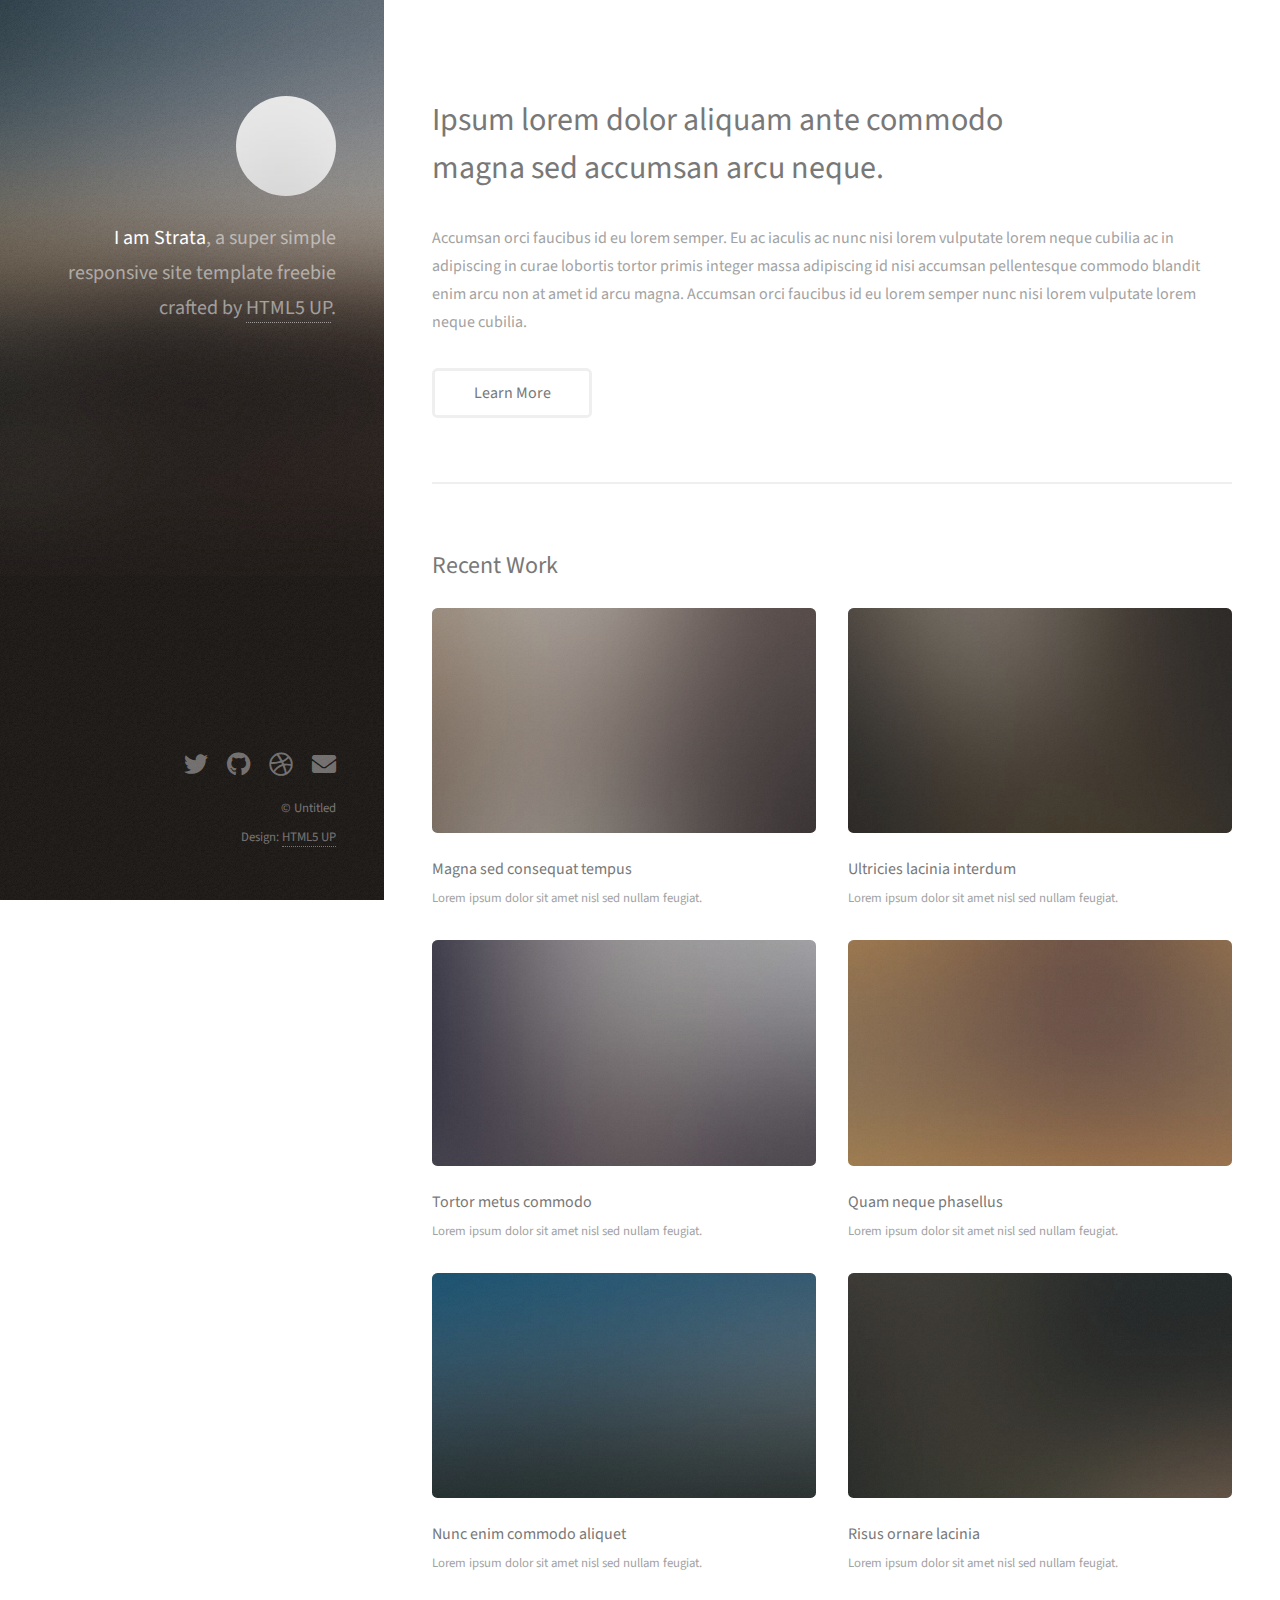
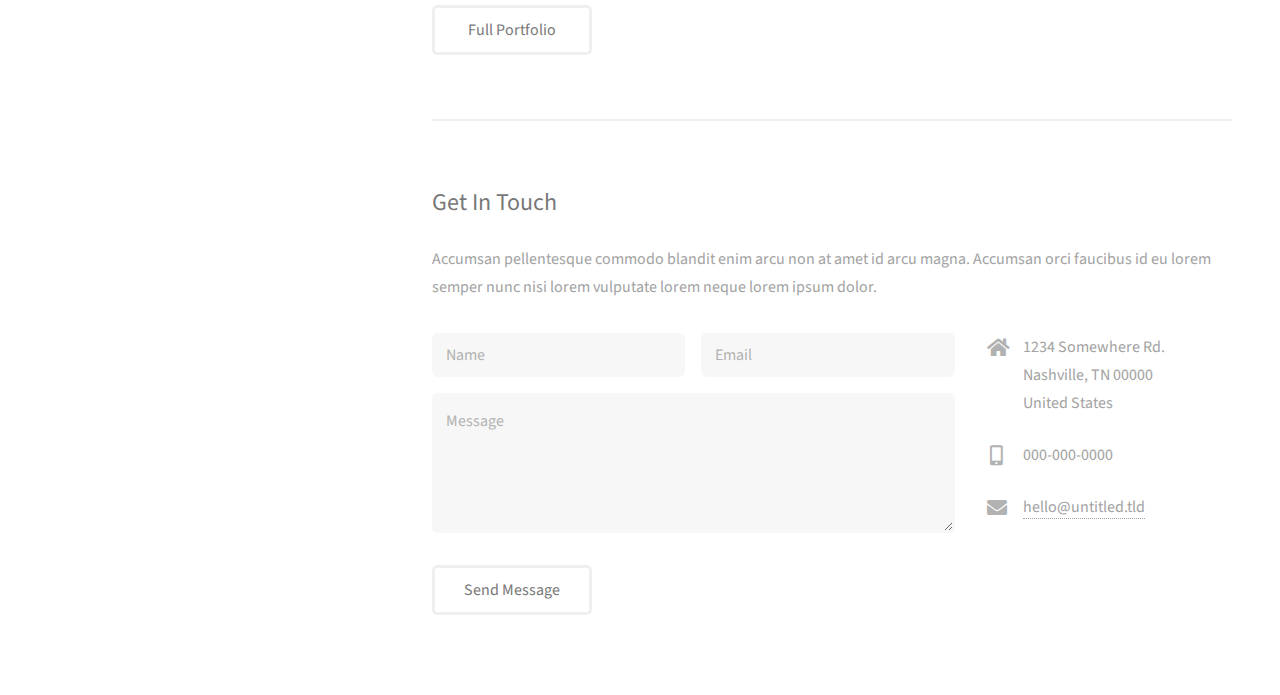
<file: index.html>
<!DOCTYPE HTML>
<!--
	Strata by HTML5 UP
	html5up.net | @ajlkn
	Free for personal and commercial use under the CCA 3.0 license (html5up.net/license)
-->
<html>
	<head>
		<title>Strata by HTML5 UP</title>
		<meta charset="utf-8" />
		<meta name="viewport" content="width=device-width, initial-scale=1, user-scalable=no" />
		<link rel="stylesheet" href="assets/css/main.css" />
	</head>
	<body class="is-preload">

		<!-- Header -->
			<header id="header">
				<div class="inner">
					<a href="#" class="image avatar"><img src="images/avatar.jpg" alt="" /></a>
					<h1><strong>I am Strata</strong>, a super simple<br />
					responsive site template freebie<br />
					crafted by <a href="http://html5up.net">HTML5 UP</a>.</h1>
				</div>
			</header>

		<!-- Main -->
			<div id="main">

				<!-- One -->
					<section id="one">
						<header class="major">
							<h2>Ipsum lorem dolor aliquam ante commodo<br />
							magna sed accumsan arcu neque.</h2>
						</header>
						<p>Accumsan orci faucibus id eu lorem semper. Eu ac iaculis ac nunc nisi lorem vulputate lorem neque cubilia ac in adipiscing in curae lobortis tortor primis integer massa adipiscing id nisi accumsan pellentesque commodo blandit enim arcu non at amet id arcu magna. Accumsan orci faucibus id eu lorem semper nunc nisi lorem vulputate lorem neque cubilia.</p>
						<ul class="actions">
							<li><a href="#" class="button">Learn More</a></li>
						</ul>
					</section>

				<!-- Two -->
					<section id="two">
						<h2>Recent Work</h2>
						<div class="row">
							<article class="col-6 col-12-xsmall work-item">
								<a href="images/fulls/01.jpg" class="image fit thumb"><img src="images/thumbs/01.jpg" alt="" /></a>
								<h3>Magna sed consequat tempus</h3>
								<p>Lorem ipsum dolor sit amet nisl sed nullam feugiat.</p>
							</article>
							<article class="col-6 col-12-xsmall work-item">
								<a href="images/fulls/02.jpg" class="image fit thumb"><img src="images/thumbs/02.jpg" alt="" /></a>
								<h3>Ultricies lacinia interdum</h3>
								<p>Lorem ipsum dolor sit amet nisl sed nullam feugiat.</p>
							</article>
							<article class="col-6 col-12-xsmall work-item">
								<a href="images/fulls/03.jpg" class="image fit thumb"><img src="images/thumbs/03.jpg" alt="" /></a>
								<h3>Tortor metus commodo</h3>
								<p>Lorem ipsum dolor sit amet nisl sed nullam feugiat.</p>
							</article>
							<article class="col-6 col-12-xsmall work-item">
								<a href="images/fulls/04.jpg" class="image fit thumb"><img src="images/thumbs/04.jpg" alt="" /></a>
								<h3>Quam neque phasellus</h3>
								<p>Lorem ipsum dolor sit amet nisl sed nullam feugiat.</p>
							</article>
							<article class="col-6 col-12-xsmall work-item">
								<a href="images/fulls/05.jpg" class="image fit thumb"><img src="images/thumbs/05.jpg" alt="" /></a>
								<h3>Nunc enim commodo aliquet</h3>
								<p>Lorem ipsum dolor sit amet nisl sed nullam feugiat.</p>
							</article>
							<article class="col-6 col-12-xsmall work-item">
								<a href="images/fulls/06.jpg" class="image fit thumb"><img src="images/thumbs/06.jpg" alt="" /></a>
								<h3>Risus ornare lacinia</h3>
								<p>Lorem ipsum dolor sit amet nisl sed nullam feugiat.</p>
							</article>
						</div>
						<ul class="actions">
							<li><a href="#" class="button">Full Portfolio</a></li>
						</ul>
					</section>

				<!-- Three -->
					<section id="three">
						<h2>Get In Touch</h2>
						<p>Accumsan pellentesque commodo blandit enim arcu non at amet id arcu magna. Accumsan orci faucibus id eu lorem semper nunc nisi lorem vulputate lorem neque lorem ipsum dolor.</p>
						<div class="row">
							<div class="col-8 col-12-small">
								<form method="post" action="#">
									<div class="row gtr-uniform gtr-50">
										<div class="col-6 col-12-xsmall"><input type="text" name="name" id="name" placeholder="Name" /></div>
										<div class="col-6 col-12-xsmall"><input type="email" name="email" id="email" placeholder="Email" /></div>
										<div class="col-12"><textarea name="message" id="message" placeholder="Message" rows="4"></textarea></div>
									</div>
								</form>
								<ul class="actions">
									<li><input type="submit" value="Send Message" /></li>
								</ul>
							</div>
							<div class="col-4 col-12-small">
								<ul class="labeled-icons">
									<li>
										<h3 class="icon solid fa-home"><span class="label">Address</span></h3>
										1234 Somewhere Rd.<br />
										Nashville, TN 00000<br />
										United States
									</li>
									<li>
										<h3 class="icon solid fa-mobile-alt"><span class="label">Phone</span></h3>
										000-000-0000
									</li>
									<li>
										<h3 class="icon solid fa-envelope"><span class="label">Email</span></h3>
										<a href="#">hello@untitled.tld</a>
									</li>
								</ul>
							</div>
						</div>
					</section>

				<!-- Four -->
				<!--
					<section id="four">
						<h2>Elements</h2>

						<section>
							<h4>Text</h4>
							<p>This is <b>bold</b> and this is <strong>strong</strong>. This is <i>italic</i> and this is <em>emphasized</em>.
							This is <sup>superscript</sup> text and this is <sub>subscript</sub> text.
							This is <u>underlined</u> and this is code: <code>for (;;) { ... }</code>. Finally, <a href="#">this is a link</a>.</p>
							<hr />
							<header>
								<h4>Heading with a Subtitle</h4>
								<p>Lorem ipsum dolor sit amet nullam id egestas urna aliquam</p>
							</header>
							<p>Nunc lacinia ante nunc ac lobortis. Interdum adipiscing gravida odio porttitor sem non mi integer non faucibus ornare mi ut ante amet placerat aliquet. Volutpat eu sed ante lacinia sapien lorem accumsan varius montes viverra nibh in adipiscing blandit tempus accumsan.</p>
							<header>
								<h5>Heading with a Subtitle</h5>
								<p>Lorem ipsum dolor sit amet nullam id egestas urna aliquam</p>
							</header>
							<p>Nunc lacinia ante nunc ac lobortis. Interdum adipiscing gravida odio porttitor sem non mi integer non faucibus ornare mi ut ante amet placerat aliquet. Volutpat eu sed ante lacinia sapien lorem accumsan varius montes viverra nibh in adipiscing blandit tempus accumsan.</p>
							<hr />
							<h2>Heading Level 2</h2>
							<h3>Heading Level 3</h3>
							<h4>Heading Level 4</h4>
							<h5>Heading Level 5</h5>
							<h6>Heading Level 6</h6>
							<hr />
							<h5>Blockquote</h5>
							<blockquote>Fringilla nisl. Donec accumsan interdum nisi, quis tincidunt felis sagittis eget tempus euismod. Vestibulum ante ipsum primis in faucibus vestibulum. Blandit adipiscing eu felis iaculis volutpat ac adipiscing accumsan faucibus. Vestibulum ante ipsum primis in faucibus lorem ipsum dolor sit amet nullam adipiscing eu felis.</blockquote>
							<h5>Preformatted</h5>
							<pre><code>i = 0;

while (!deck.isInOrder()) {
print 'Iteration ' + i;
deck.shuffle();
i++;
}

print 'It took ' + i + ' iterations to sort the deck.';</code></pre>
						</section>

						<section>
							<h4>Lists</h4>
							<div class="row">
								<div class="col-6 col-12-xsmall">
									<h5>Unordered</h5>
									<ul>
										<li>Dolor pulvinar etiam magna etiam.</li>
										<li>Sagittis adipiscing lorem eleifend.</li>
										<li>Felis enim feugiat dolore viverra.</li>
									</ul>
									<h5>Alternate</h5>
									<ul class="alt">
										<li>Dolor pulvinar etiam magna etiam.</li>
										<li>Sagittis adipiscing lorem eleifend.</li>
										<li>Felis enim feugiat dolore viverra.</li>
									</ul>
								</div>
								<div class="col-6 col-12-xsmall">
									<h5>Ordered</h5>
									<ol>
										<li>Dolor pulvinar etiam magna etiam.</li>
										<li>Etiam vel felis at lorem sed viverra.</li>
										<li>Felis enim feugiat dolore viverra.</li>
										<li>Dolor pulvinar etiam magna etiam.</li>
										<li>Etiam vel felis at lorem sed viverra.</li>
										<li>Felis enim feugiat dolore viverra.</li>
									</ol>
									<h5>Icons</h5>
									<ul class="icons">
										<li><a href="#" class="icon brands fa-twitter"><span class="label">Twitter</span></a></li>
										<li><a href="#" class="icon brands fa-facebook-f"><span class="label">Facebook</span></a></li>
										<li><a href="#" class="icon brands fa-instagram"><span class="label">Instagram</span></a></li>
										<li><a href="#" class="icon brands fa-github"><span class="label">Github</span></a></li>
										<li><a href="#" class="icon brands fa-dribbble"><span class="label">Dribbble</span></a></li>
										<li><a href="#" class="icon brands fa-tumblr"><span class="label">Tumblr</span></a></li>
									</ul>
								</div>
							</div>
							<h5>Actions</h5>
							<ul class="actions">
								<li><a href="#" class="button primary">Default</a></li>
								<li><a href="#" class="button">Default</a></li>
							</ul>
							<ul class="actions small">
								<li><a href="#" class="button primary small">Small</a></li>
								<li><a href="#" class="button small">Small</a></li>
							</ul>
							<div class="row">
								<div class="col-6 col-12-small">
									<ul class="actions stacked">
										<li><a href="#" class="button primary">Default</a></li>
										<li><a href="#" class="button">Default</a></li>
									</ul>
								</div>
								<div class="col-6 col-12-small">
									<ul class="actions stacked">
										<li><a href="#" class="button primary small">Small</a></li>
										<li><a href="#" class="button small">Small</a></li>
									</ul>
								</div>
								<div class="col-6 col-12-small">
									<ul class="actions stacked">
										<li><a href="#" class="button primary fit">Default</a></li>
										<li><a href="#" class="button fit">Default</a></li>
									</ul>
								</div>
								<div class="col-6 col-12-small">
									<ul class="actions stacked">
										<li><a href="#" class="button primary small fit">Small</a></li>
										<li><a href="#" class="button small fit">Small</a></li>
									</ul>
								</div>
							</div>
						</section>

						<section>
							<h4>Table</h4>
							<h5>Default</h5>
							<div class="table-wrapper">
								<table>
									<thead>
										<tr>
											<th>Name</th>
											<th>Description</th>
											<th>Price</th>
										</tr>
									</thead>
									<tbody>
										<tr>
											<td>Item One</td>
											<td>Ante turpis integer aliquet porttitor.</td>
											<td>29.99</td>
										</tr>
										<tr>
											<td>Item Two</td>
											<td>Vis ac commodo adipiscing arcu aliquet.</td>
											<td>19.99</td>
										</tr>
										<tr>
											<td>Item Three</td>
											<td> Morbi faucibus arcu accumsan lorem.</td>
											<td>29.99</td>
										</tr>
										<tr>
											<td>Item Four</td>
											<td>Vitae integer tempus condimentum.</td>
											<td>19.99</td>
										</tr>
										<tr>
											<td>Item Five</td>
											<td>Ante turpis integer aliquet porttitor.</td>
											<td>29.99</td>
										</tr>
									</tbody>
									<tfoot>
										<tr>
											<td colspan="2"></td>
											<td>100.00</td>
										</tr>
									</tfoot>
								</table>
							</div>

							<h5>Alternate</h5>
							<div class="table-wrapper">
								<table class="alt">
									<thead>
										<tr>
											<th>Name</th>
											<th>Description</th>
											<th>Price</th>
										</tr>
									</thead>
									<tbody>
										<tr>
											<td>Item One</td>
											<td>Ante turpis integer aliquet porttitor.</td>
											<td>29.99</td>
										</tr>
										<tr>
											<td>Item Two</td>
											<td>Vis ac commodo adipiscing arcu aliquet.</td>
											<td>19.99</td>
										</tr>
										<tr>
											<td>Item Three</td>
											<td> Morbi faucibus arcu accumsan lorem.</td>
											<td>29.99</td>
										</tr>
										<tr>
											<td>Item Four</td>
											<td>Vitae integer tempus condimentum.</td>
											<td>19.99</td>
										</tr>
										<tr>
											<td>Item Five</td>
											<td>Ante turpis integer aliquet porttitor.</td>
											<td>29.99</td>
										</tr>
									</tbody>
									<tfoot>
										<tr>
											<td colspan="2"></td>
											<td>100.00</td>
										</tr>
									</tfoot>
								</table>
							</div>
						</section>

						<section>
							<h4>Buttons</h4>
							<ul class="actions">
								<li><a href="#" class="button primary">Primary</a></li>
								<li><a href="#" class="button">Default</a></li>
							</ul>
							<ul class="actions">
								<li><a href="#" class="button large">Large</a></li>
								<li><a href="#" class="button">Default</a></li>
								<li><a href="#" class="button small">Small</a></li>
							</ul>
							<ul class="actions fit">
								<li><a href="#" class="button primary fit">Fit</a></li>
								<li><a href="#" class="button fit">Fit</a></li>
							</ul>
							<ul class="actions fit small">
								<li><a href="#" class="button primary fit small">Fit + Small</a></li>
								<li><a href="#" class="button fit small">Fit + Small</a></li>
							</ul>
							<ul class="actions">
								<li><a href="#" class="button primary icon solid fa-download">Icon</a></li>
								<li><a href="#" class="button icon solid fa-download">Icon</a></li>
							</ul>
							<ul class="actions">
								<li><span class="button primary disabled">Primary</span></li>
								<li><span class="button disabled">Default</span></li>
							</ul>
						</section>

						<section>
							<h4>Form</h4>
							<form method="post" action="#">
								<div class="row gtr-uniform gtr-50">
									<div class="col-6 col-12-xsmall">
										<input type="text" name="demo-name" id="demo-name" value="" placeholder="Name" />
									</div>
									<div class="col-6 col-12-xsmall">
										<input type="email" name="demo-email" id="demo-email" value="" placeholder="Email" />
									</div>
									<div class="col-12">
										<select name="demo-category" id="demo-category">
											<option value="">- Category -</option>
											<option value="1">Manufacturing</option>
											<option value="1">Shipping</option>
											<option value="1">Administration</option>
											<option value="1">Human Resources</option>
										</select>
									</div>
									<div class="col-4 col-12-small">
										<input type="radio" id="demo-priority-low" name="demo-priority" checked>
										<label for="demo-priority-low">Low Priority</label>
									</div>
									<div class="col-4 col-12-small">
										<input type="radio" id="demo-priority-normal" name="demo-priority">
										<label for="demo-priority-normal">Normal Priority</label>
									</div>
									<div class="col-4 col-12-small">
										<input type="radio" id="demo-priority-high" name="demo-priority">
										<label for="demo-priority-high">High Priority</label>
									</div>
									<div class="col-6 col-12-small">
										<input type="checkbox" id="demo-copy" name="demo-copy">
										<label for="demo-copy">Email me a copy of this message</label>
									</div>
									<div class="col-6 col-12-small">
										<input type="checkbox" id="demo-human" name="demo-human" checked>
										<label for="demo-human">I am a human and not a robot</label>
									</div>
									<div class="col-12">
										<textarea name="demo-message" id="demo-message" placeholder="Enter your message" rows="6"></textarea>
									</div>
									<div class="col-12">
										<ul class="actions">
											<li><input type="submit" value="Send Message" class="primary" /></li>
											<li><input type="reset" value="Reset" /></li>
										</ul>
									</div>
								</div>
							</form>
						</section>

						<section>
							<h4>Image</h4>
							<h5>Fit</h5>
							<div class="box alt">
								<div class="row gtr-50 gtr-uniform">
									<div class="col-12"><span class="image fit"><img src="images/fulls/05.jpg" alt="" /></span></div>
									<div class="col-4"><span class="image fit"><img src="images/thumbs/01.jpg" alt="" /></span></div>
									<div class="col-4"><span class="image fit"><img src="images/thumbs/02.jpg" alt="" /></span></div>
									<div class="col-4"><span class="image fit"><img src="images/thumbs/03.jpg" alt="" /></span></div>
									<div class="col-4"><span class="image fit"><img src="images/thumbs/04.jpg" alt="" /></span></div>
									<div class="col-4"><span class="image fit"><img src="images/thumbs/05.jpg" alt="" /></span></div>
									<div class="col-4"><span class="image fit"><img src="images/thumbs/06.jpg" alt="" /></span></div>
									<div class="col-4"><span class="image fit"><img src="images/thumbs/03.jpg" alt="" /></span></div>
									<div class="col-4"><span class="image fit"><img src="images/thumbs/02.jpg" alt="" /></span></div>
									<div class="col-4"><span class="image fit"><img src="images/thumbs/01.jpg" alt="" /></span></div>
								</div>
							</div>
							<h5>Left &amp; Right</h5>
							<p><span class="image left"><img src="images/avatar.jpg" alt="" /></span>Fringilla nisl. Donec accumsan interdum nisi, quis tincidunt felis sagittis eget. tempus euismod. Vestibulum ante ipsum primis in faucibus vestibulum. Blandit adipiscing eu felis iaculis volutpat ac adipiscing accumsan eu faucibus. Integer ac pellentesque praesent tincidunt felis sagittis eget. tempus euismod. Vestibulum ante ipsum primis in faucibus vestibulum. Blandit adipiscing eu felis iaculis volutpat ac adipiscing accumsan eu faucibus. Integer ac pellentesque praesent. Donec accumsan interdum nisi, quis tincidunt felis sagittis eget. tempus euismod. Vestibulum ante ipsum primis in faucibus vestibulum. Blandit adipiscing eu felis iaculis volutpat ac adipiscing accumsan eu faucibus. Integer ac pellentesque praesent tincidunt felis sagittis eget. tempus euismod. Vestibulum ante ipsum primis in faucibus vestibulum. Blandit adipiscing eu felis iaculis volutpat ac adipiscing accumsan eu faucibus. Integer ac pellentesque praesent.</p>
							<p><span class="image right"><img src="images/avatar.jpg" alt="" /></span>Fringilla nisl. Donec accumsan interdum nisi, quis tincidunt felis sagittis eget. tempus euismod. Vestibulum ante ipsum primis in faucibus vestibulum. Blandit adipiscing eu felis iaculis volutpat ac adipiscing accumsan eu faucibus. Integer ac pellentesque praesent tincidunt felis sagittis eget. tempus euismod. Vestibulum ante ipsum primis in faucibus vestibulum. Blandit adipiscing eu felis iaculis volutpat ac adipiscing accumsan eu faucibus. Integer ac pellentesque praesent. Donec accumsan interdum nisi, quis tincidunt felis sagittis eget. tempus euismod. Vestibulum ante ipsum primis in faucibus vestibulum. Blandit adipiscing eu felis iaculis volutpat ac adipiscing accumsan eu faucibus. Integer ac pellentesque praesent tincidunt felis sagittis eget. tempus euismod. Vestibulum ante ipsum primis in faucibus vestibulum. Blandit adipiscing eu felis iaculis volutpat ac adipiscing accumsan eu faucibus. Integer ac pellentesque praesent.</p>
						</section>

					</section>
				-->

			</div>

		<!-- Footer -->
			<footer id="footer">
				<div class="inner">
					<ul class="icons">
						<li><a href="#" class="icon brands fa-twitter"><span class="label">Twitter</span></a></li>
						<li><a href="#" class="icon brands fa-github"><span class="label">Github</span></a></li>
						<li><a href="#" class="icon brands fa-dribbble"><span class="label">Dribbble</span></a></li>
						<li><a href="#" class="icon solid fa-envelope"><span class="label">Email</span></a></li>
					</ul>
					<ul class="copyright">
						<li>&copy; Untitled</li><li>Design: <a href="http://html5up.net">HTML5 UP</a></li>
					</ul>
				</div>
			</footer>

		<!-- Scripts -->
			<script src="assets/js/jquery.min.js"></script>
			<script src="assets/js/jquery.poptrox.min.js"></script>
			<script src="assets/js/browser.min.js"></script>
			<script src="assets/js/breakpoints.min.js"></script>
			<script src="assets/js/util.js"></script>
			<script src="assets/js/main.js"></script>

	</body>
</html>
</file>
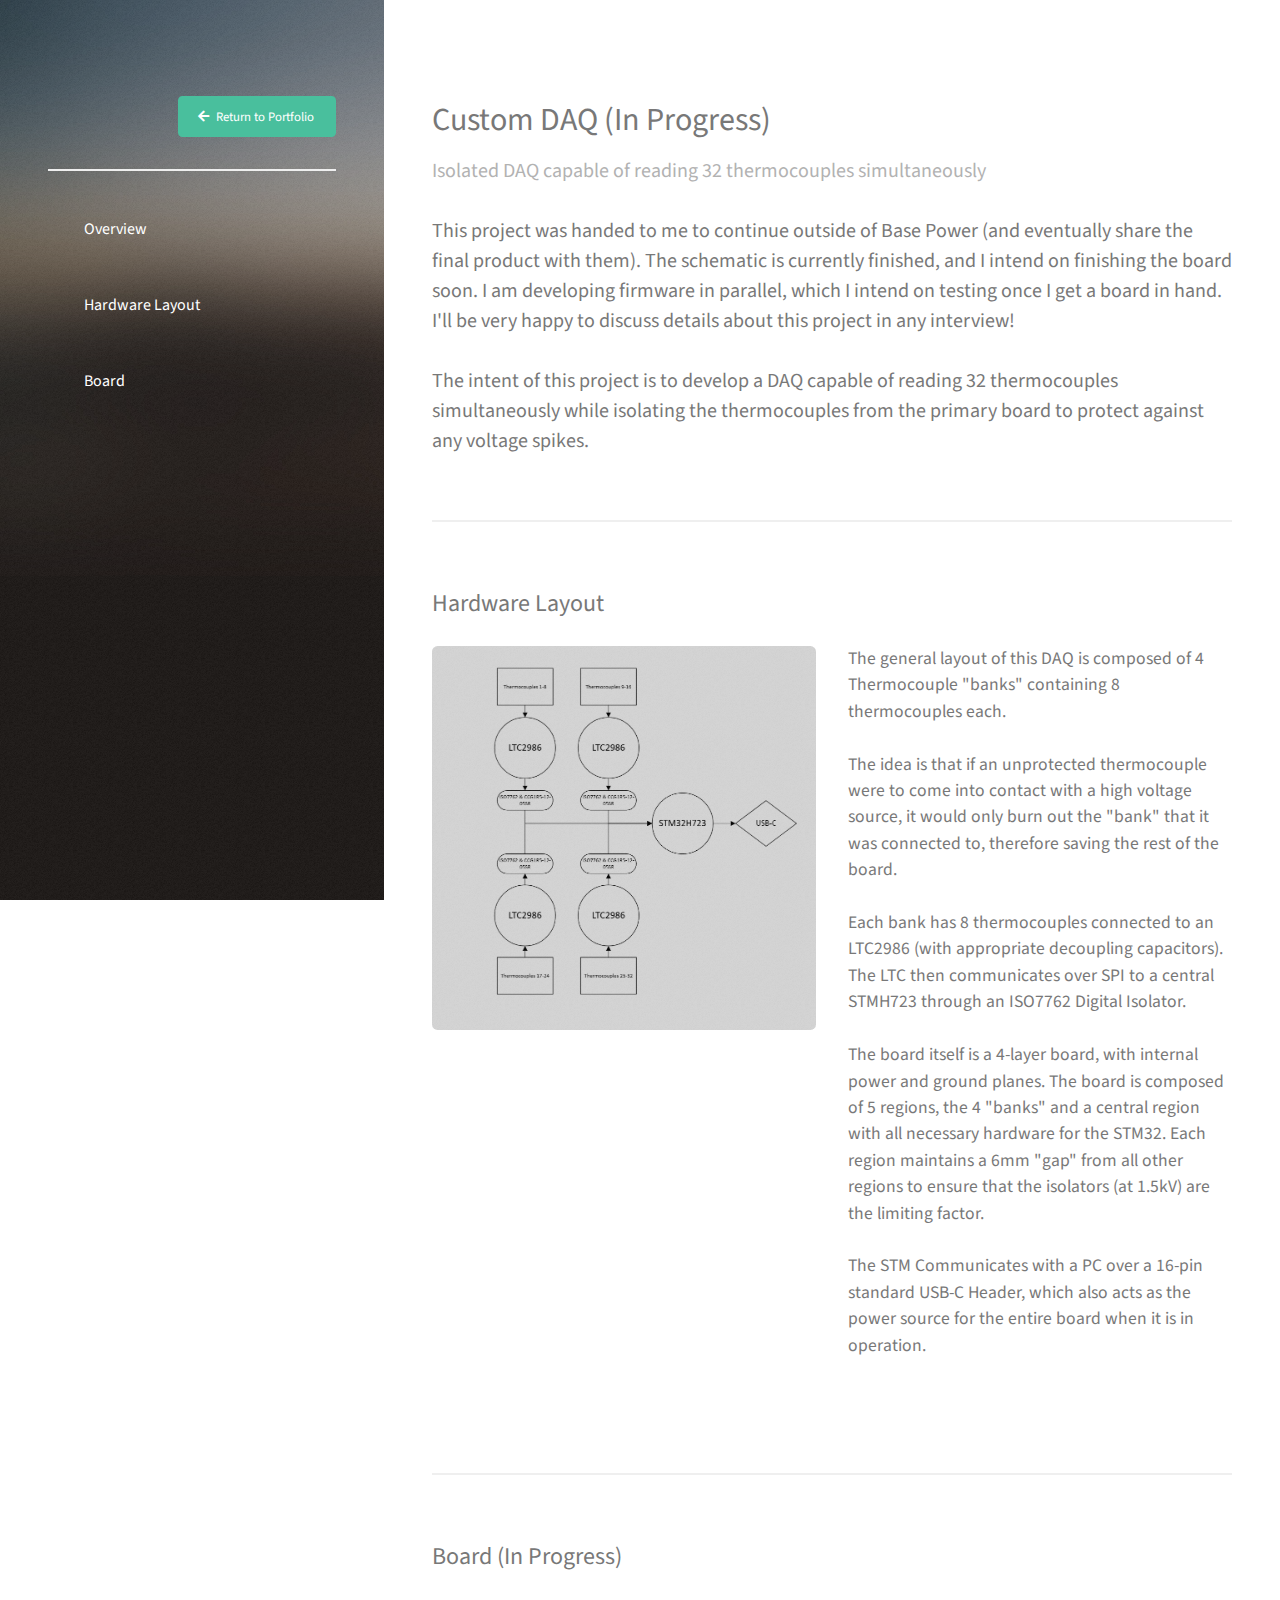
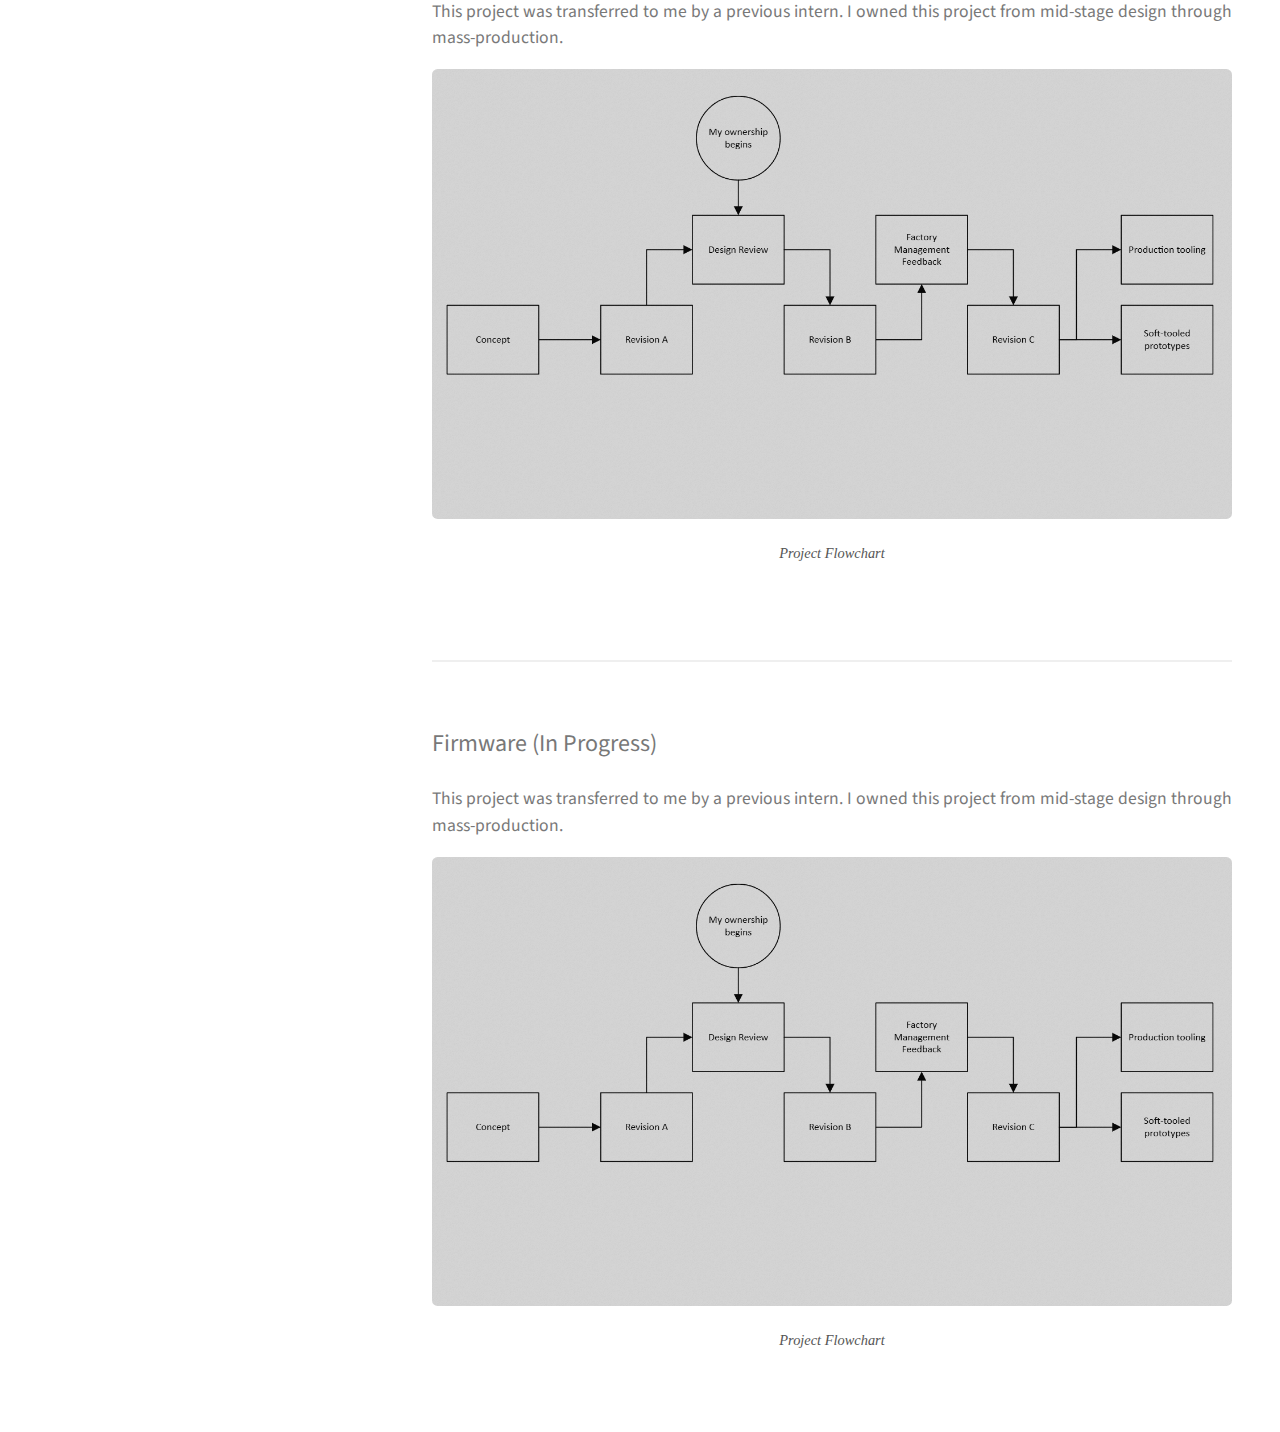
<file: proj/DAQ.html>
<!DOCTYPE HTML>
<html>
	<head>
		<title>Custom DAQ - Manoj Oddiraju</title>
        <link rel="icon" type="image/png" href="../images/favicon.jpg">
		<meta charset="utf-8" />
		<meta name="viewport" content="width=device-width, initial-scale=1, user-scalable=no" />
		<link rel="stylesheet" href="../assets/css/main.css" />
        <style>
            /* Reusing your custom sidebar button styles for consistency */
            ul.labeled-icons li a.sidebar-button {
                display: flex;
                align-items: center;
                padding: 0.75em 1em;
                margin-left: -1em; 
                border-radius: 0.35em;
                border-bottom: none !important;
                transition: background-color 0.2s ease;
                width: 100%;
                text-decoration: none;
                color: #ffffff !important;
            }

            ul.labeled-icons li a.sidebar-button h3 {
                margin: 0 1rem 0 0 !important;
                padding: 0 !important;
                position: static !important;
                width: auto !important;
            }

            ul.labeled-icons li a.sidebar-button:hover {
                background-color: rgba(0, 0, 0, 0.4) !important;
            }

            #main > section {
                scroll-margin-top: 15vh; 
            }

            .project-image-main {
                margin-bottom: 2em;
                border-radius: 0.35em;
            }
            
            .comparison-row {
                text-align: center;
            }

            .comparison-row .image-caption {
                display: block;
                margin-top: 1em;
                font-family: "Georgia", serif; /* Matches your preferred site font */
                font-style: italic;
                font-size: 0.9em;
                color: #555;
            }

            #header #footer {
            display: none !important;
            }
        </style>
	</head>
	<body class="is-preload">

		<header id="header">
			<div class="inner">
				<ul class="actions stacked">
                    <li><a href="../portfolio.html" class="button primary small icon solid fa-arrow-left">Return to Portfolio</a></li>
				</ul>

				<hr />

                <nav>
                    <ul class="labeled-icons">
                        <li>
                            <a href="#overview" class="sidebar-button">
                                Overview
                            </a>
                        </li>
                        <li>
                            <a href="#Layout" class="sidebar-button">
                                Hardware Layout
                            </a>
                        </li>
                        <li>
                            <a href="#Board" class="sidebar-button">
                                Board
                            </a>
                        </li>
                    </ul>
                </nav>
			</div>

			<footer id="footer">
				<div class="inner">
					<ul class="copyright">
						<li>&copy; 2026 Manoj Oddiraju</li>
						<li>Design: <a href="http://html5up.net">HTML5 UP</a></li>
					</ul>
				</div>
			</footer>
		</header>

		<div id="main">

			<section id="overview">
				<header class="major">
					<h2>Custom DAQ (In Progress)</h2>
                    <p>Isolated DAQ capable of reading 32 thermocouples simultaneously</p>
				</header>
                <h3>This project was handed to me to continue outside of Base Power (and eventually share the final product with them).
                    The schematic is currently finished, and I intend on finishing the board soon. I am developing firmware in parallel,
                    which I intend on testing once I get a board in hand. I'll be very happy to discuss details
                    about this project in any interview!
                </br>
                </br>
                    The intent of this project is to develop a DAQ capable of reading 32 thermocouples simultaneously while isolating the thermocouples
                    from the primary board to protect against any voltage spikes.
                </h3>
			</section>

			<section id="Layout">
				<h2>Hardware Layout</h2>
                <div class="row">
                    <article class="col-6 col-12-xsmall work-item">
                        <span class="image fit"><img src="../images/proj/DAQ/daqflow.png" alt="Top View" /></span>
                    </article>
                    <article class="col-6 col-12-xsmall work-item">
                        <h4>
                            The general layout of this DAQ is composed of 4 Thermocouple "banks" containing 8 thermocouples each.
                        </br>
                        </br>
                            The idea is that if an unprotected thermocouple were to come into contact with a high voltage source,
                            it would only burn out the "bank" that it was connected to, therefore saving the rest of the board.
                        </br>
                        </br>
                            Each bank has 8 thermocouples connected to an LTC2986 (with appropriate decoupling capacitors).
                            The LTC then communicates over SPI to a central STMH723 through an ISO7762 Digital Isolator. 
                        </br>
                        </br>
                            The board itself is a 4-layer board, with internal power and ground planes. The board is composed of 5 regions,
                            the 4 "banks" and a central region with all necessary hardware for the STM32. Each region maintains a 6mm "gap"
                            from all other regions to ensure that the isolators (at 1.5kV) are the limiting factor.
                        </br>
                        </br>
                            The STM Communicates with a PC over a 16-pin standard USB-C Header, which also acts as the power source for
                            the entire board when it is in operation.
                    </h4>
                    </article>
                        
                </div>
			</section>

            <section id="Board">
				<h2>Board (In Progress)</h2>
                <h4>This project was transferred to me by a previous intern. 
                    I owned this project from mid-stage design through mass-production.</h4>
                <div class="row comparison-row">
                    <article class="col-12 col-12-xsmall work-item">
                        <span class="image fit"><img src="../images/proj/gen3/platformflow.png" alt="Top View" /></span>
                        <p class="image-caption">Project Flowchart</p>
                    </article>
                </div>
			</section>

            <section id="Firmware">
				<h2>Firmware (In Progress)</h2>
                <h4>This project was transferred to me by a previous intern. 
                    I owned this project from mid-stage design through mass-production.</h4>
                <div class="row comparison-row">
                    <article class="col-12 col-12-xsmall work-item">
                        <span class="image fit"><img src="../images/proj/gen3/platformflow.png" alt="Top View" /></span>
                        <p class="image-caption">Project Flowchart</p>
                    </article>
                </div>
			</section>

		</div>

		<script src="../assets/js/jquery.min.js"></script>
		<script src="../assets/js/jquery.poptrox.min.js"></script>
		<script src="../assets/js/browser.min.js"></script>
		<script src="../assets/js/breakpoints.min.js"></script>
		<script src="../assets/js/util.js"></script>
		<script src="../assets/js/main.js"></script>

	</body>
</html>
</file>
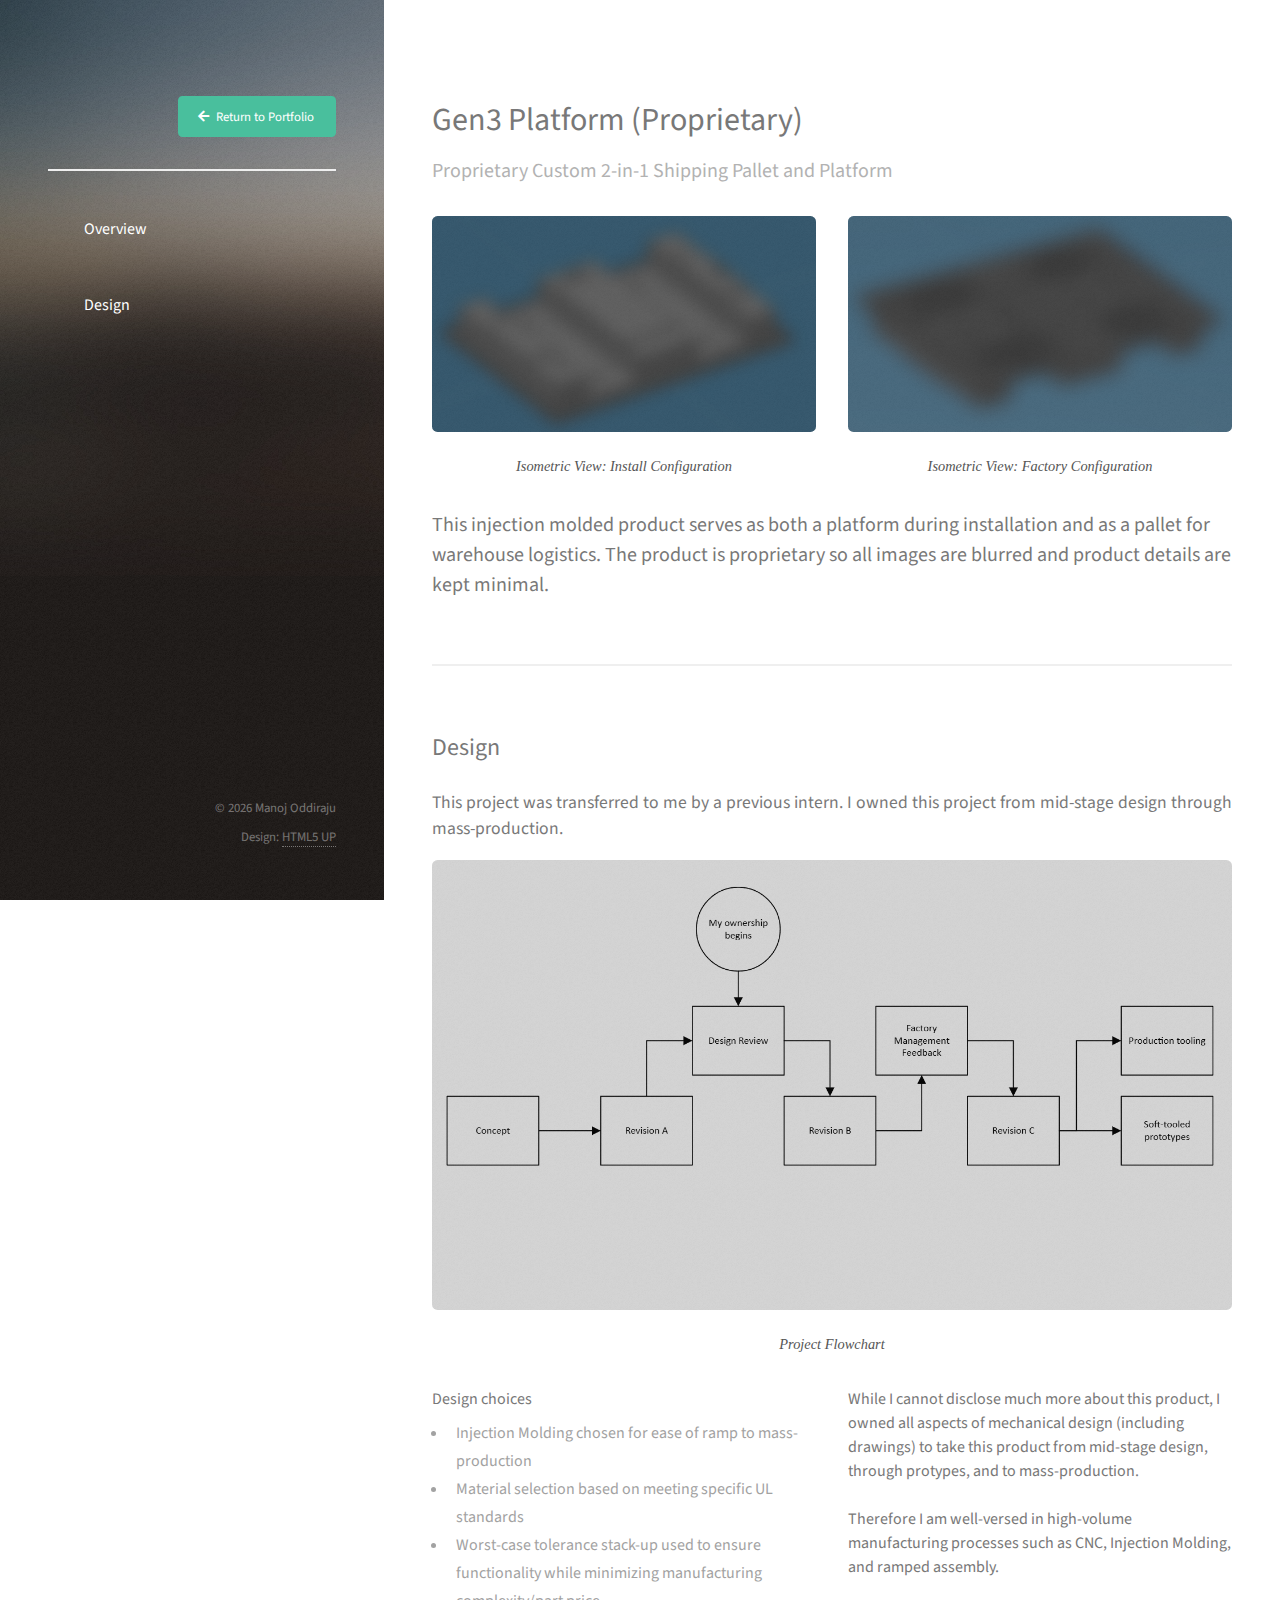
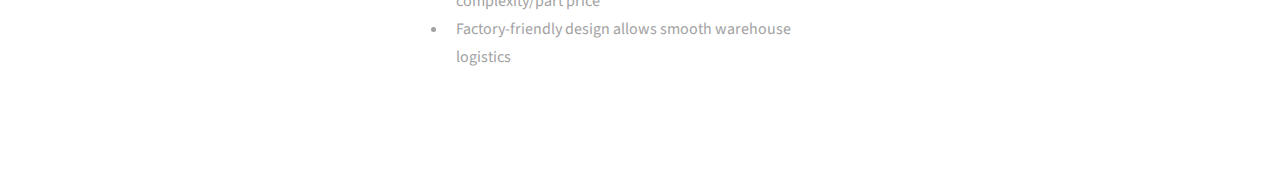
<file: proj/platform.html>
<!DOCTYPE HTML>
<html>
	<head>
		<title>Gen3 Platform - Manoj Oddiraju</title>
        <link rel="icon" type="image/png" href="../images/favicon.jpg">
		<meta charset="utf-8" />
		<meta name="viewport" content="width=device-width, initial-scale=1, user-scalable=no" />
		<link rel="stylesheet" href="../assets/css/main.css" />
        <style>
            /* Reusing your custom sidebar button styles for consistency */
            ul.labeled-icons li a.sidebar-button {
                display: flex;
                align-items: center;
                padding: 0.75em 1em;
                margin-left: -1em; 
                border-radius: 0.35em;
                border-bottom: none !important;
                transition: background-color 0.2s ease;
                width: 100%;
                text-decoration: none;
                color: #ffffff !important;
            }

            ul.labeled-icons li a.sidebar-button h3 {
                margin: 0 1rem 0 0 !important;
                padding: 0 !important;
                position: static !important;
                width: auto !important;
            }

            ul.labeled-icons li a.sidebar-button:hover {
                background-color: rgba(0, 0, 0, 0.4) !important;
            }

            #main > section {
                scroll-margin-top: 15vh; 
            }

            .project-image-main {
                margin-bottom: 2em;
                border-radius: 0.35em;
            }
            
            .comparison-row {
                text-align: center;
            }

            .comparison-row .image-caption {
                display: block;
                margin-top: 1em;
                font-family: "Georgia", serif; /* Matches your preferred site font */
                font-style: italic;
                font-size: 0.9em;
                color: #555;
            }
        </style>
	</head>
	<body class="is-preload">

		<header id="header">
			<div class="inner">
				<ul class="actions stacked">
                    <li><a href="../portfolio.html" class="button primary small icon solid fa-arrow-left">Return to Portfolio</a></li>
				</ul>

				<hr />

                <nav>
                    <ul class="labeled-icons">
                        <li>
                            <a href="#overview" class="sidebar-button">
                                Overview
                            </a>
                        </li>
                        <li>
                            <a href="#design" class="sidebar-button">
                                Design
                            </a>
                        </li>
                    </ul>
                </nav>
			</div>

			<footer id="footer">
				<div class="inner">
					<ul class="copyright">
						<li>&copy; 2026 Manoj Oddiraju</li>
						<li>Design: <a href="http://html5up.net">HTML5 UP</a></li>
					</ul>
				</div>
			</footer>
		</header>

		<div id="main">

			<section id="overview">
				<header class="major">
					<h2>Gen3 Platform (Proprietary)</h2>
                    <p>Proprietary Custom 2-in-1 Shipping Pallet and Platform</p>
				</header>
                <div class="row comparison-row">
                    <article class="col-6 col-12-xsmall work-item">
                        <span class="image fit"><img src="../images/proj/gen3/pallet_top.png" alt="Top View" /></span>
                        <p class="image-caption">Isometric View: Install Configuration</p>
                    </article>
                    <article class="col-6 col-12-xsmall work-item">
                        <span class="image fit"><img src="../images/proj/gen3/pallet_down.png" alt="Bottom View" /></span>
                        <p class="image-caption">Isometric View: Factory Configuration</p>
                    </article>
                </div>
                <h3>This injection molded product serves as both a platform during installation 
                    and as a pallet for warehouse logistics. The product is proprietary so all images are blurred
                    and product details are kept minimal.
                </h3>
			</section>

			<section id="design">
				<h2>Design</h2>
                <h4>This project was transferred to me by a previous intern. 
                    I owned this project from mid-stage design through mass-production.</h4>
                <div class="row comparison-row">
                    <article class="col-12 col-12-xsmall work-item">
                        <span class="image fit"><img src="../images/proj/gen3/platformflow.png" alt="Top View" /></span>
                        <p class="image-caption">Project Flowchart</p>
                    </article>
                </div>
				
				<div class="row">
					<article class="col-6 col-12-xsmall work-item">
						<h3>Design choices</h3>
						<ul>
                            <li>
                                Injection Molding chosen for ease of ramp to mass-production
                            </li>
                            <li>
                                Material selection based on meeting specific UL standards
                            </li>
                            <li>
                                Worst-case tolerance stack-up used to ensure functionality while minimizing
                                manufacturing complexity/part price
                            </li>
                            <li>
                                Factory-friendly design allows smooth warehouse logistics
                            </li>
                        </ul>
					</article>
					<article class="col-6 col-12-xsmall work-item">
                        <h3>
                            While I cannot disclose much more about this product, I owned all aspects of mechanical design
                            (including drawings) to take this product from mid-stage design, through protypes, and to mass-production.
                        </br>
                        </br>
                            Therefore I am well-versed in high-volume manufacturing processes such as CNC, Injection Molding, and 
                            ramped assembly.
                        </h3>
					</article>
				</div>
			</section>

		</div>

		<script src="../assets/js/jquery.min.js"></script>
		<script src="../assets/js/jquery.poptrox.min.js"></script>
		<script src="../assets/js/browser.min.js"></script>
		<script src="../assets/js/breakpoints.min.js"></script>
		<script src="../assets/js/util.js"></script>
		<script src="../assets/js/main.js"></script>

	</body>
</html>
</file>
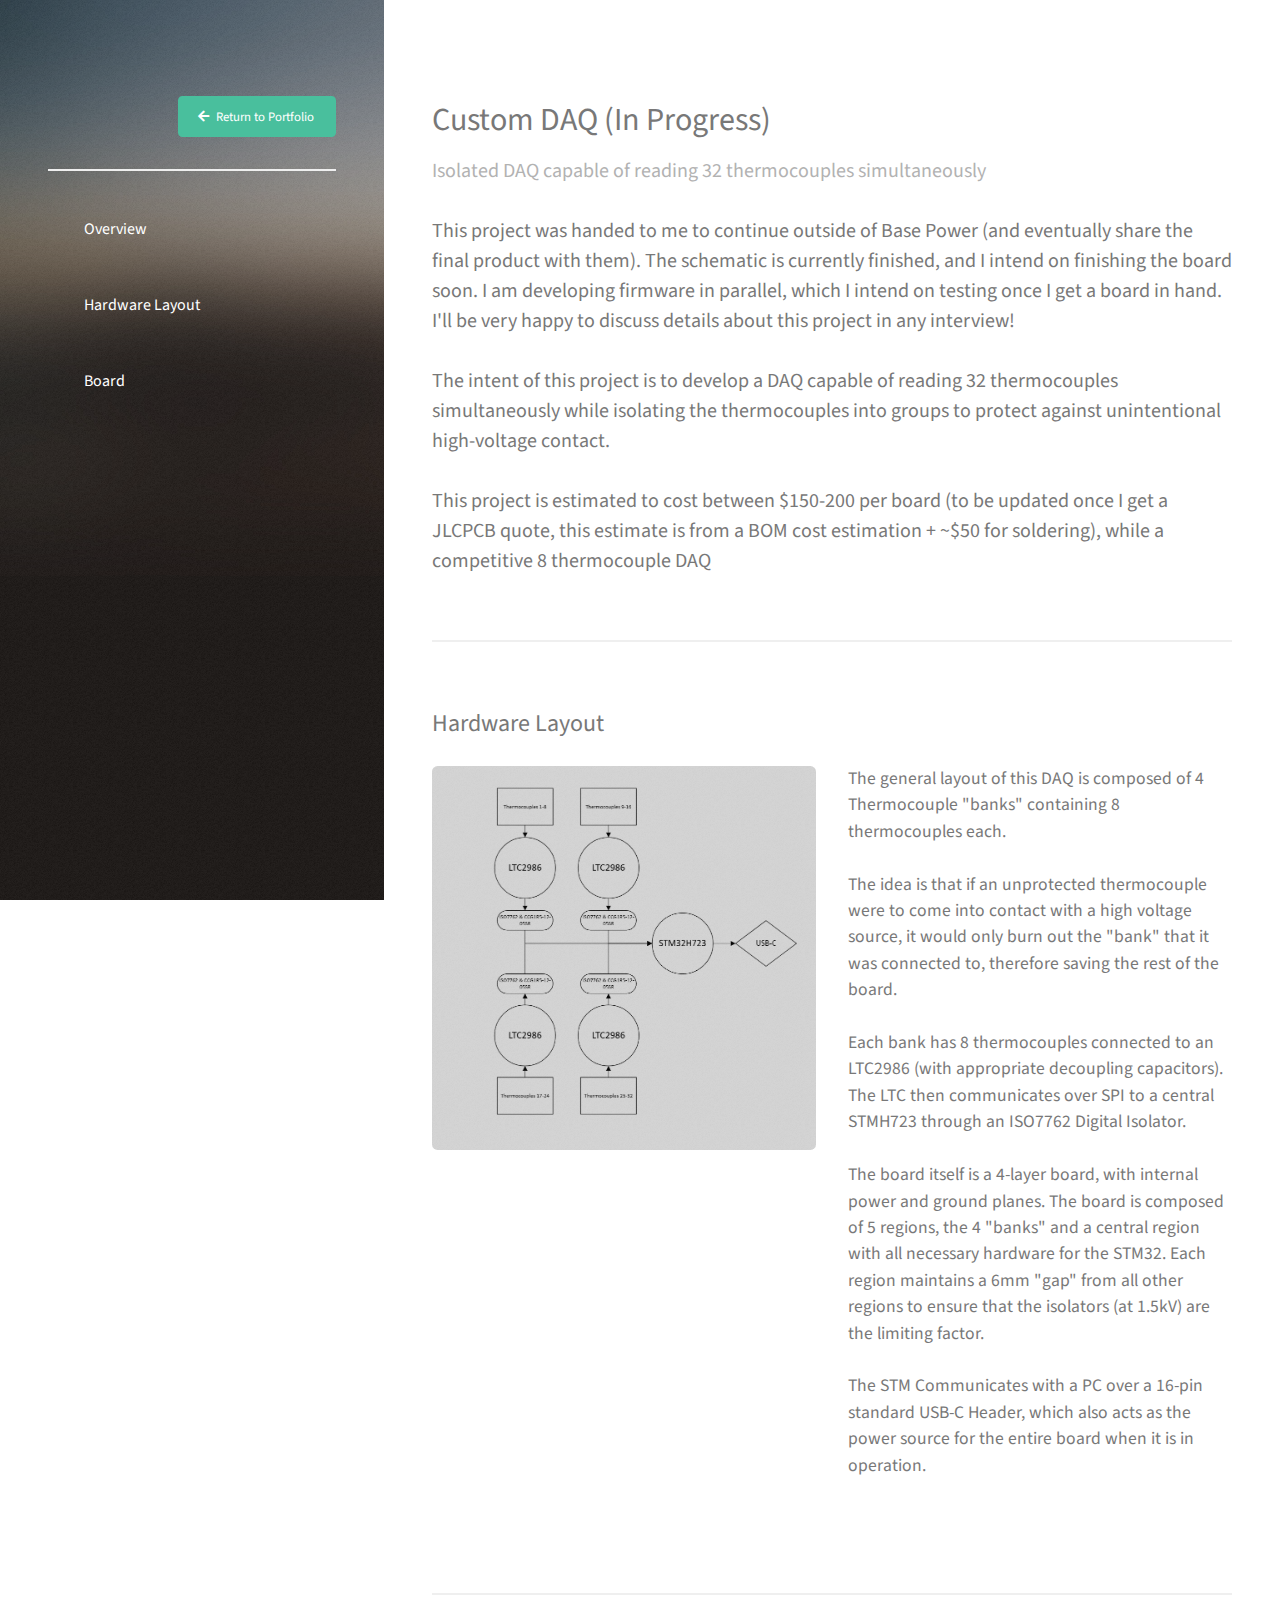
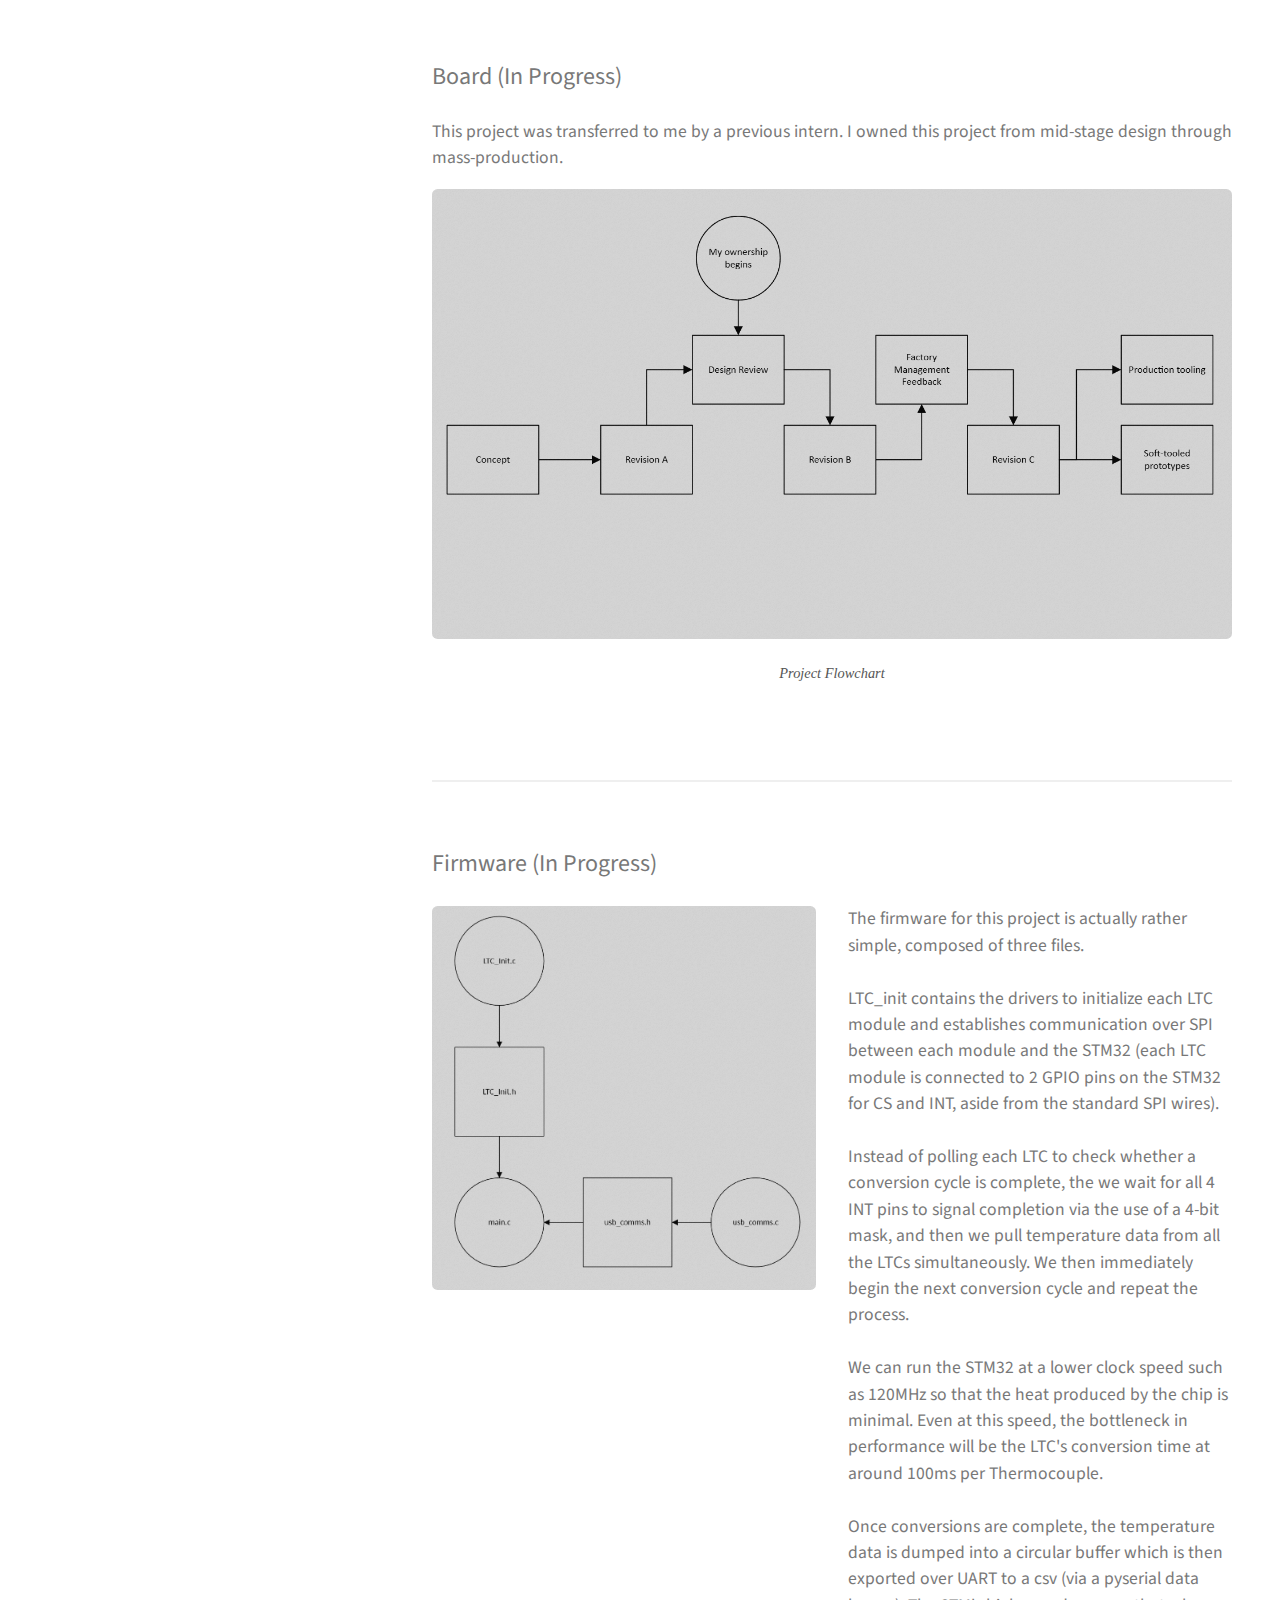
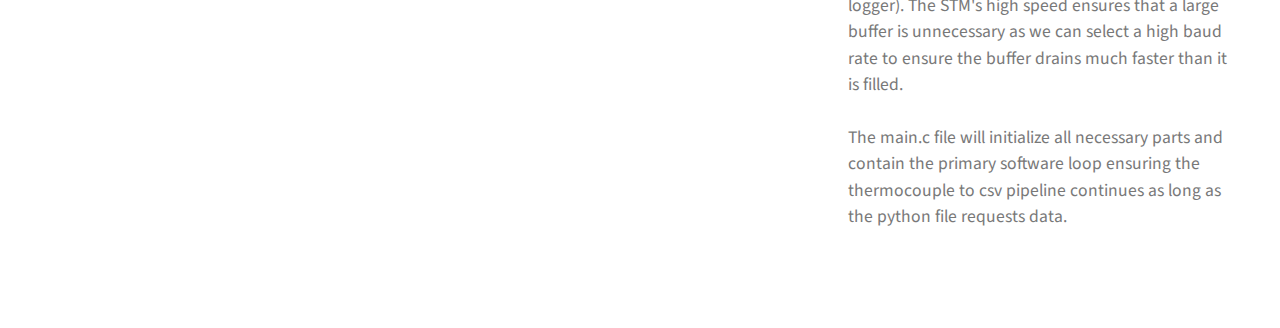
<file: proj/Base/DAQ.html>
<!DOCTYPE HTML>
<html>
	<head>
		<title>Custom DAQ - Manoj Oddiraju</title>
        <link rel="icon" type="image/png" href="/../images/favicon.jpg">
		<meta charset="utf-8" />
		<meta name="viewport" content="width=device-width, initial-scale=1, user-scalable=no" />
		<link rel="stylesheet" href="/../assets/css/main.css" />
        <style>
            /* Reusing your custom sidebar button styles for consistency */
            ul.labeled-icons li a.sidebar-button {
                display: flex;
                align-items: center;
                padding: 0.75em 1em;
                margin-left: -1em; 
                border-radius: 0.35em;
                border-bottom: none !important;
                transition: background-color 0.2s ease;
                width: 100%;
                text-decoration: none;
                color: #ffffff !important;
            }

            ul.labeled-icons li a.sidebar-button h3 {
                margin: 0 1rem 0 0 !important;
                padding: 0 !important;
                position: static !important;
                width: auto !important;
            }

            ul.labeled-icons li a.sidebar-button:hover {
                background-color: rgba(0, 0, 0, 0.4) !important;
            }

            #main > section {
                scroll-margin-top: 15vh; 
            }

            .project-image-main {
                margin-bottom: 2em;
                border-radius: 0.35em;
            }
            
            .comparison-row {
                text-align: center;
            }

            .comparison-row .image-caption {
                display: block;
                margin-top: 1em;
                font-family: "Georgia", serif; /* Matches your preferred site font */
                font-style: italic;
                font-size: 0.9em;
                color: #555;
            }

            #header #footer {
            display: none !important;
            }
        </style>
	</head>
	<body class="is-preload">

		<header id="header">
			<div class="inner">
				<ul class="actions stacked">
                    <li><a href="/../portfolio.html" class="button primary small icon solid fa-arrow-left">Return to Portfolio</a></li>
				</ul>

				<hr />

                <nav>
                    <ul class="labeled-icons">
                        <li>
                            <a href="#overview" class="sidebar-button">
                                Overview
                            </a>
                        </li>
                        <li>
                            <a href="#Layout" class="sidebar-button">
                                Hardware Layout
                            </a>
                        </li>
                        <li>
                            <a href="#Board" class="sidebar-button">
                                Board
                            </a>
                        </li>
                    </ul>
                </nav>
			</div>

			<footer id="footer">
				<div class="inner">
					<ul class="copyright">
						<li>&copy; 2026 Manoj Oddiraju</li>
						<li>Design: <a href="http://html5up.net">HTML5 UP</a></li>
					</ul>
				</div>
			</footer>
		</header>

		<div id="main">

			<section id="overview">
				<header class="major">
					<h2>Custom DAQ (In Progress)</h2>
                    <p>Isolated DAQ capable of reading 32 thermocouples simultaneously</p>
				</header>
                <h3>This project was handed to me to continue outside of Base Power (and eventually share the final product with them).
                    The schematic is currently finished, and I intend on finishing the board soon. I am developing firmware in parallel,
                    which I intend on testing once I get a board in hand. I'll be very happy to discuss details
                    about this project in any interview!
                </br>
                </br>
                    The intent of this project is to develop a DAQ capable of reading 32 thermocouples simultaneously while isolating the thermocouples
                    into groups to protect against unintentional high-voltage contact.
                </br>
                </br>
                    This project is estimated to cost between $150-200 per board (to be updated once I get a JLCPCB quote, this
                    estimate is from a BOM cost estimation + ~$50 for soldering), while a competitive 8 thermocouple DAQ
                </h3>
			</section>

			<section id="Layout">
				<h2>Hardware Layout</h2>
                <div class="row">
                    <article class="col-6 col-12-xsmall work-item">
                        <span class="image fit"><img src="/../images/proj/DAQ/daqflow.png" alt="Top View" /></span>
                    </article>
                    <article class="col-6 col-12-xsmall work-item">
                        <h4>
                            The general layout of this DAQ is composed of 4 Thermocouple "banks" containing 8 thermocouples each.
                            </br>
                            </br>
                            The idea is that if an unprotected thermocouple were to come into contact with a high voltage source,
                            it would only burn out the "bank" that it was connected to, therefore saving the rest of the board.
                            </br>
                            </br>
                            Each bank has 8 thermocouples connected to an LTC2986 (with appropriate decoupling capacitors).
                            The LTC then communicates over SPI to a central STMH723 through an ISO7762 Digital Isolator. 
                            </br>
                            </br>
                            The board itself is a 4-layer board, with internal power and ground planes. The board is composed of 5 regions,
                            the 4 "banks" and a central region with all necessary hardware for the STM32. Each region maintains a 6mm "gap"
                            from all other regions to ensure that the isolators (at 1.5kV) are the limiting factor.
                            </br>
                            </br>
                            The STM Communicates with a PC over a 16-pin standard USB-C Header, which also acts as the power source for
                            the entire board when it is in operation.
                        </h4>
                    </article>
                        
                </div>
			</section>

            <section id="Board">
				<h2>Board (In Progress)</h2>
                <h4>This project was transferred to me by a previous intern. 
                    I owned this project from mid-stage design through mass-production.</h4>
                <div class="row comparison-row">
                    <article class="col-12 col-12-xsmall work-item">
                        <span class="image fit"><img src="/../images/proj/gen3/platformflow.png" alt="Top View" /></span>
                        <p class="image-caption">Project Flowchart</p>
                    </article>
                </div>
			</section>

            <section id="Firmware">
				<h2>Firmware (In Progress)</h2>
                <div class="row">
                    <article class="col-6 col-12-xsmall work-item">
                        <span class="image fit"><img src="/../images/proj/DAQ/firmwareflow.png" alt="Top View" /></span>
                    </article>
                    <article class="col-6 col-12-xsmall work-item">
                        <h4>
                            The firmware for this project is actually rather simple, composed of three files.
                            </br>
                            </br>
                            LTC_init contains the drivers to initialize each LTC module and establishes communication over SPI between
                            each module and the STM32
                            (each LTC module is connected to 2 GPIO pins on the STM32 for CS and INT, aside from the standard SPI wires).
                            </br>
                            </br>
                            Instead of polling each LTC to check whether a conversion cycle is complete, the we wait for all 4 INT pins to
                            signal completion via the use of a 4-bit mask, and then we pull temperature data from all the LTCs simultaneously.
                            We then immediately begin the next conversion cycle and repeat the process.
                            </br>
                            </br>
                            We can run the STM32 at a lower clock speed such as 120MHz so that the heat produced by the chip is minimal.
                            Even at this speed, the bottleneck in performance will be the LTC's conversion time at around 100ms per Thermocouple.
                            </br>
                            </br>
                            Once conversions are complete, the temperature data is dumped into a circular buffer which is then exported over UART
                            to a csv (via a pyserial data logger). The STM's high speed ensures that a large buffer is unnecessary as we can select a
                            high baud rate to ensure the buffer drains much faster than it is filled.
                            </br>
                            </br>
                            The main.c file will initialize all necessary parts and contain the primary software loop ensuring the thermocouple to csv
                            pipeline continues as long as the python file requests data.
                        </h4>
                    </article>
                </div>
			</section>

		</div>

		<script src="/../assets/js/jquery.min.js"></script>
		<script src="/../assets/js/jquery.poptrox.min.js"></script>
		<script src="/../assets/js/browser.min.js"></script>
		<script src="/../assets/js/breakpoints.min.js"></script>
		<script src="/../assets/js/util.js"></script>
		<script src="/../assets/js/main.js"></script>

	</body>
</html>
</file>
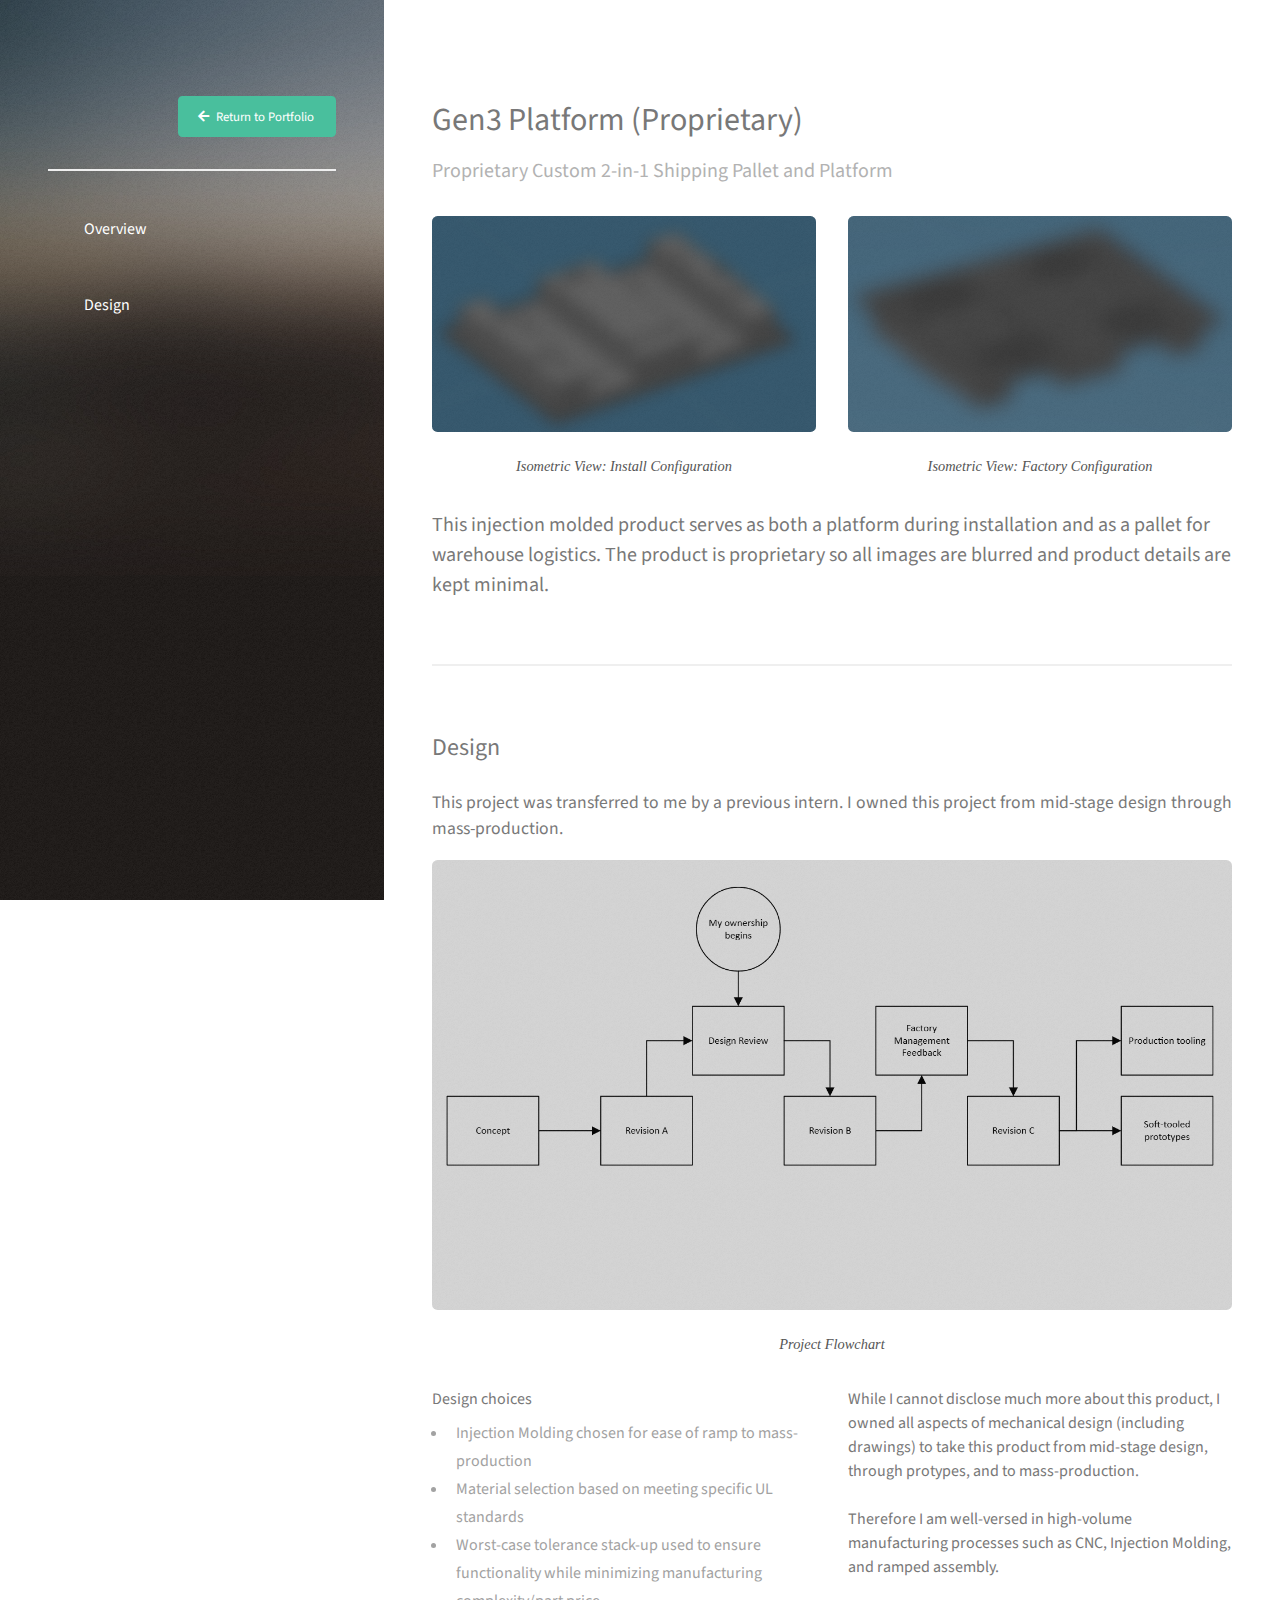
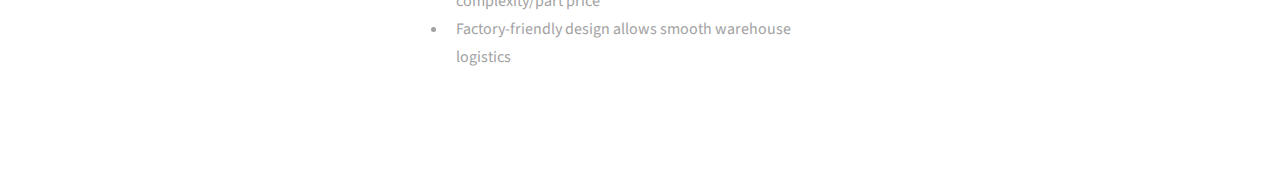
<file: proj/Base/platform.html>
<!DOCTYPE HTML>
<html>
	<head>
		<title>Gen3 Platform - Manoj Oddiraju</title>
        <link rel="icon" type="image/png" href="/../images/favicon.jpg">
		<meta charset="utf-8" />
		<meta name="viewport" content="width=device-width, initial-scale=1, user-scalable=no" />
		<link rel="stylesheet" href="/../assets/css/main.css" />
        <style>
            /* Reusing your custom sidebar button styles for consistency */
            ul.labeled-icons li a.sidebar-button {
                display: flex;
                align-items: center;
                padding: 0.75em 1em;
                margin-left: -1em; 
                border-radius: 0.35em;
                border-bottom: none !important;
                transition: background-color 0.2s ease;
                width: 100%;
                text-decoration: none;
                color: #ffffff !important;
            }

            ul.labeled-icons li a.sidebar-button h3 {
                margin: 0 1rem 0 0 !important;
                padding: 0 !important;
                position: static !important;
                width: auto !important;
            }

            ul.labeled-icons li a.sidebar-button:hover {
                background-color: rgba(0, 0, 0, 0.4) !important;
            }

            #main > section {
                scroll-margin-top: 15vh; 
            }

            .project-image-main {
                margin-bottom: 2em;
                border-radius: 0.35em;
            }
            
            .comparison-row {
                text-align: center;
            }

            .comparison-row .image-caption {
                display: block;
                margin-top: 1em;
                font-family: "Georgia", serif; /* Matches your preferred site font */
                font-style: italic;
                font-size: 0.9em;
                color: #555;
            }

            #header #footer {
            display: none !important;
            }
        </style>
	</head>
	<body class="is-preload">

		<header id="header">
			<div class="inner">
				<ul class="actions stacked">
                    <li><a href="../../../portfolio.html" class="button primary small icon solid fa-arrow-left">Return to Portfolio</a></li>
				</ul>

				<hr />

                <nav>
                    <ul class="labeled-icons">
                        <li>
                            <a href="#overview" class="sidebar-button">
                                Overview
                            </a>
                        </li>
                        <li>
                            <a href="#design" class="sidebar-button">
                                Design
                            </a>
                        </li>
                    </ul>
                </nav>
			</div>

			<footer id="footer">
				<div class="inner">
					<ul class="copyright">
						<li>&copy; 2026 Manoj Oddiraju</li>
						<li>Design: <a href="http://html5up.net">HTML5 UP</a></li>
					</ul>
				</div>
			</footer>
		</header>

		<div id="main">

			<section id="overview">
				<header class="major">
					<h2>Gen3 Platform (Proprietary)</h2>
                    <p>Proprietary Custom 2-in-1 Shipping Pallet and Platform</p>
				</header>
                <div class="row comparison-row">
                    <article class="col-6 col-12-xsmall work-item">
                        <span class="image fit"><img src="/../images/proj/gen3/pallet_top.png" alt="Top View" /></span>
                        <p class="image-caption">Isometric View: Install Configuration</p>
                    </article>
                    <article class="col-6 col-12-xsmall work-item">
                        <span class="image fit"><img src="/../images/proj/gen3/pallet_down.png" alt="Bottom View" /></span>
                        <p class="image-caption">Isometric View: Factory Configuration</p>
                    </article>
                </div>
                <h3>This injection molded product serves as both a platform during installation 
                    and as a pallet for warehouse logistics. The product is proprietary so all images are blurred
                    and product details are kept minimal.
                </h3>
			</section>

			<section id="design">
				<h2>Design</h2>
                <h4>This project was transferred to me by a previous intern. 
                    I owned this project from mid-stage design through mass-production.</h4>
                <div class="row comparison-row">
                    <article class="col-12 col-12-xsmall work-item">
                        <span class="image fit"><img src="/../images/proj/gen3/platformflow.png" alt="Top View" /></span>
                        <p class="image-caption">Project Flowchart</p>
                    </article>
                </div>
				
				<div class="row">
					<article class="col-6 col-12-xsmall work-item">
						<h3>Design choices</h3>
						<ul>
                            <li>
                                Injection Molding chosen for ease of ramp to mass-production
                            </li>
                            <li>
                                Material selection based on meeting specific UL standards
                            </li>
                            <li>
                                Worst-case tolerance stack-up used to ensure functionality while minimizing
                                manufacturing complexity/part price
                            </li>
                            <li>
                                Factory-friendly design allows smooth warehouse logistics
                            </li>
                        </ul>
					</article>
					<article class="col-6 col-12-xsmall work-item">
                        <h3>
                            While I cannot disclose much more about this product, I owned all aspects of mechanical design
                            (including drawings) to take this product from mid-stage design, through protypes, and to mass-production.
                        </br>
                        </br>
                            Therefore I am well-versed in high-volume manufacturing processes such as CNC, Injection Molding, and 
                            ramped assembly.
                        </h3>
					</article>
				</div>
			</section>

		</div>

		<script src="../../assets/js/jquery.min.js"></script>
		<script src="../../assets/js/jquery.poptrox.min.js"></script>
		<script src="../../assets/js/browser.min.js"></script>
		<script src="../../assets/js/breakpoints.min.js"></script>
		<script src="../../assets/js/util.js"></script>
		<script src="../../assets/js/main.js"></script>

	</body>
</html>
</file>
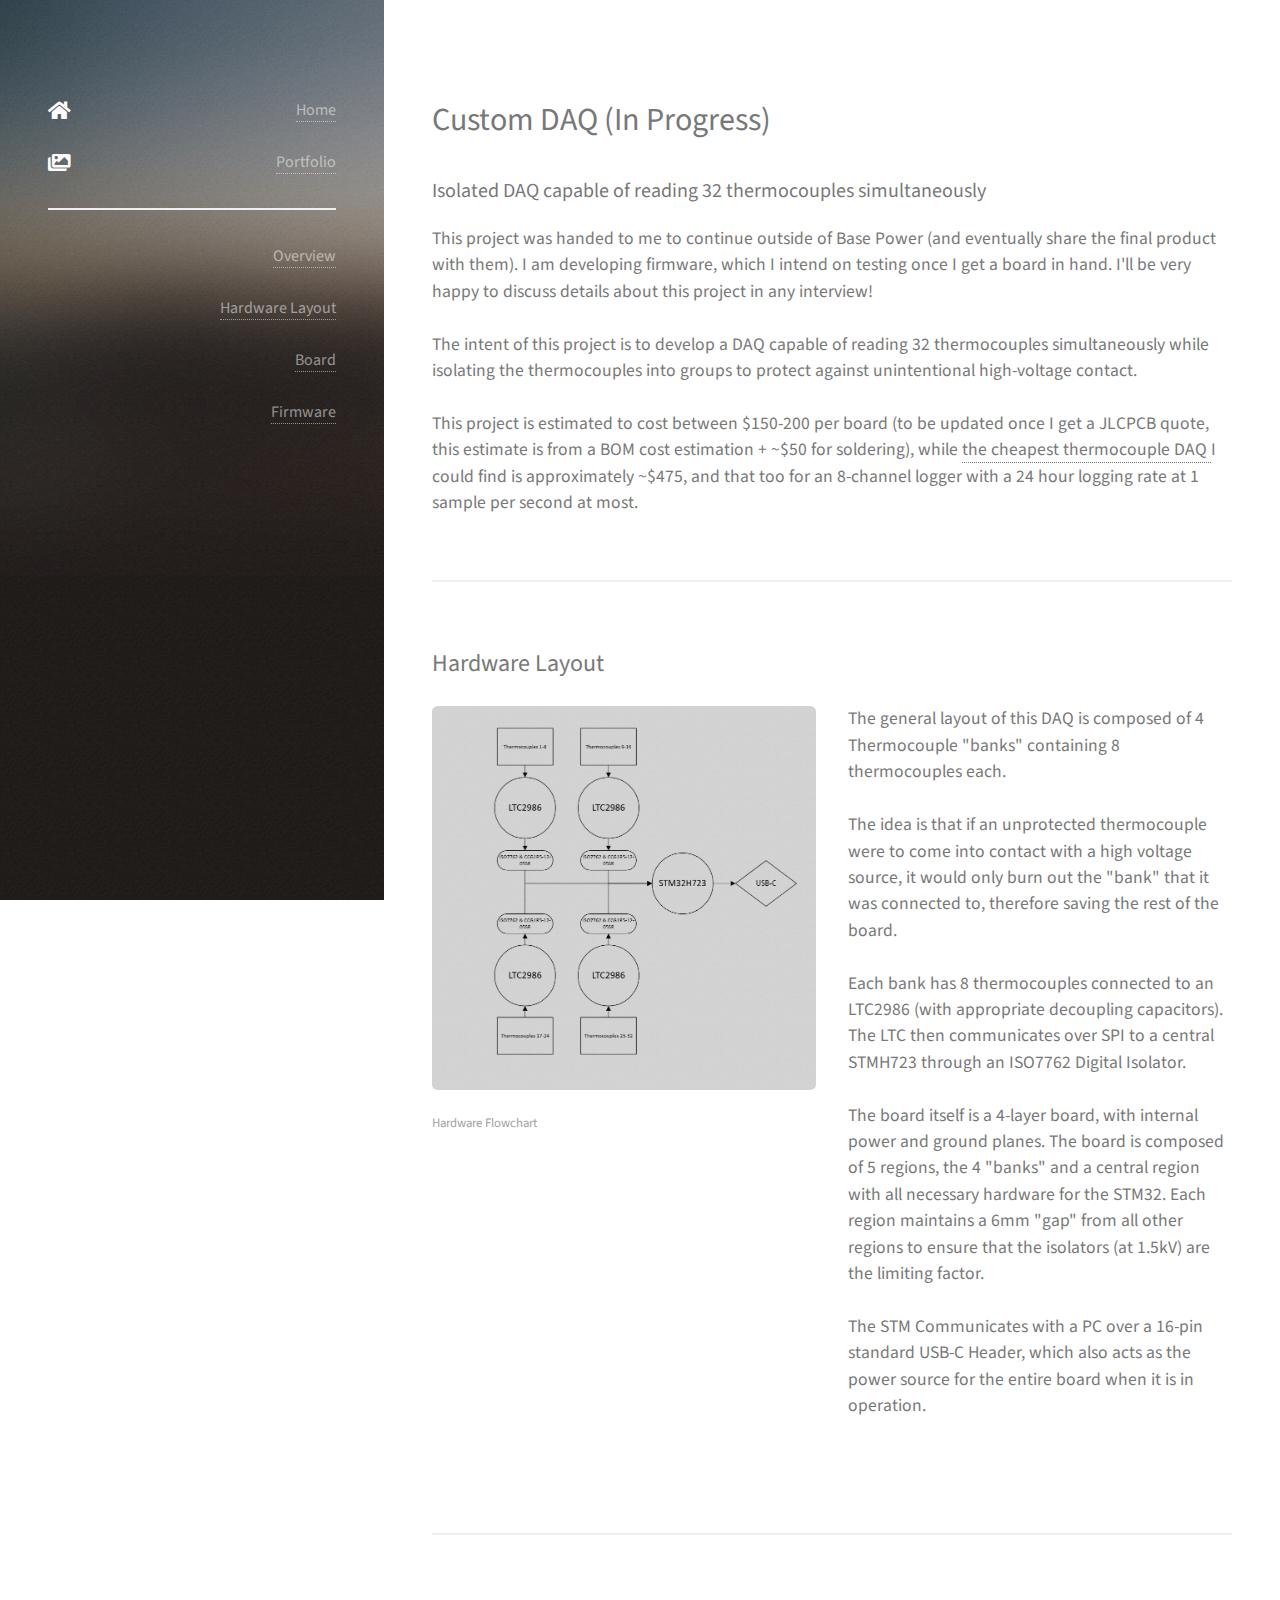
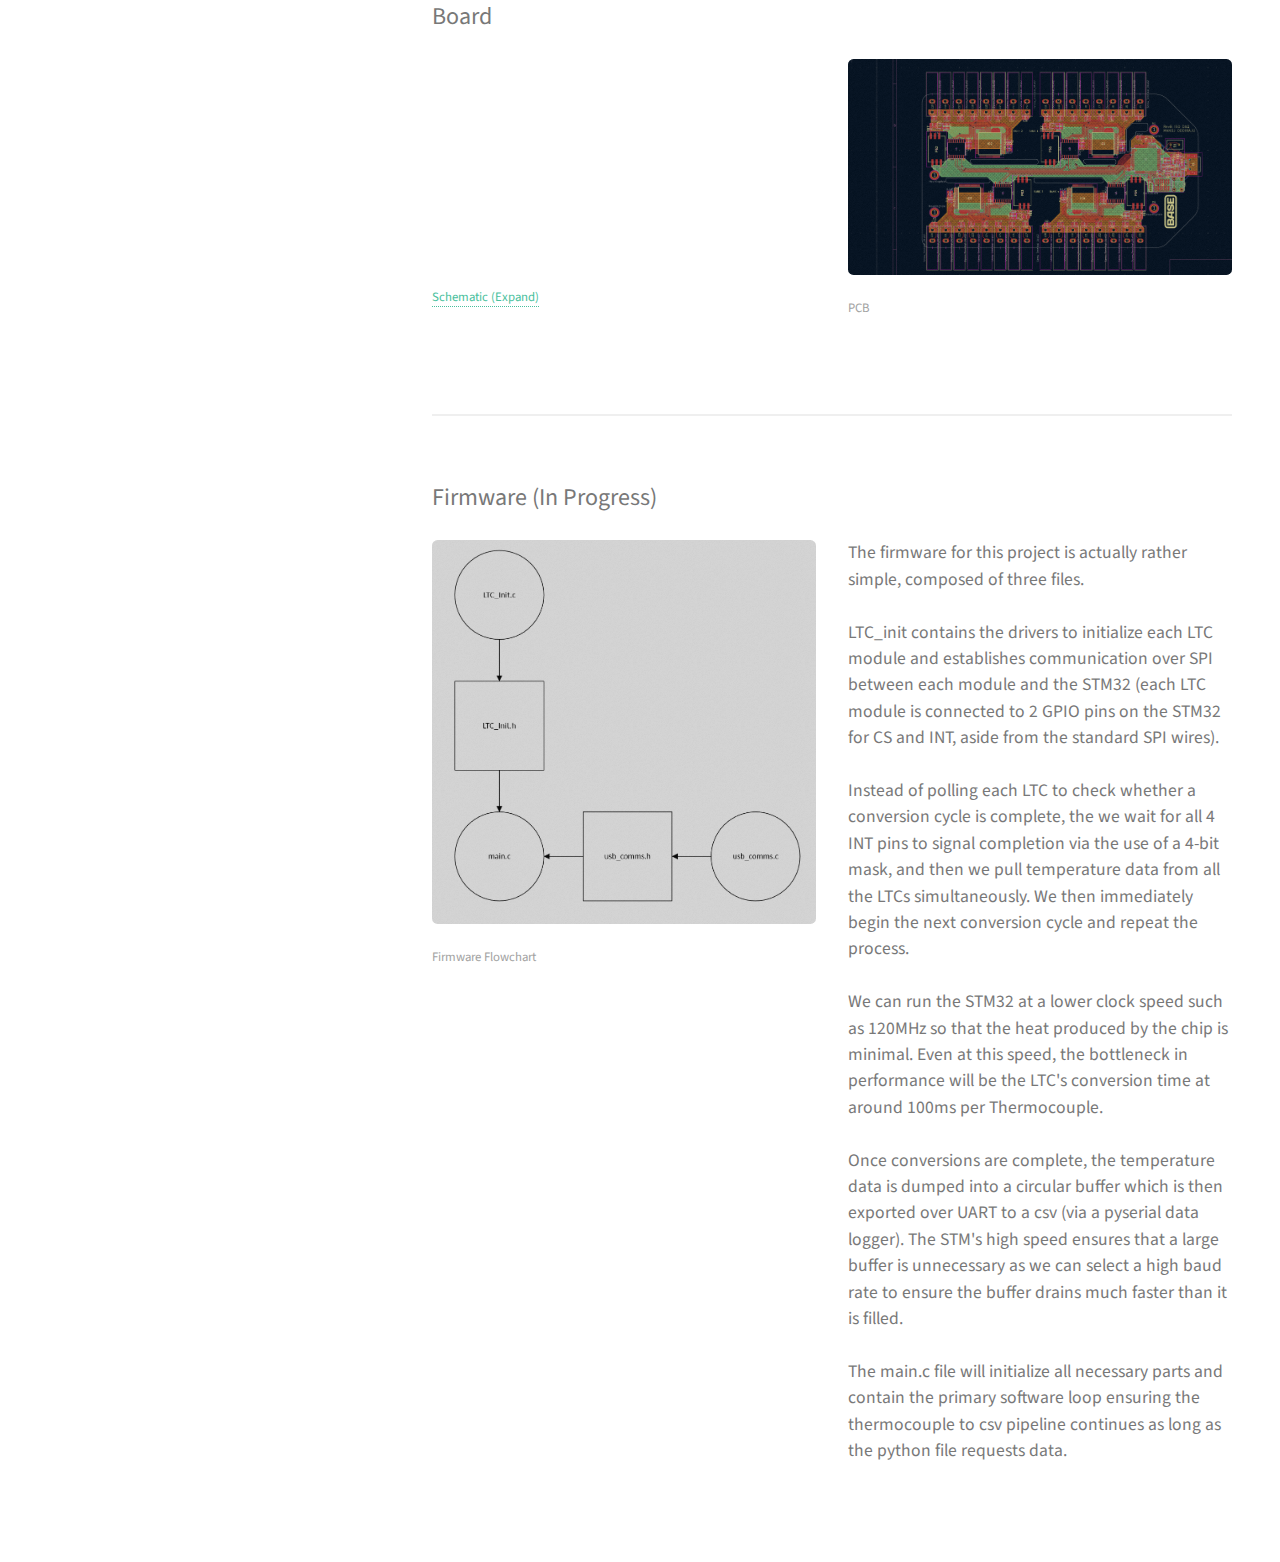
<file: proj/Base/DAQ/DAQ.html>
<!DOCTYPE HTML>
<html>
	<head>
		<title>Custom DAQ - Manoj Oddiraju</title>
        <link rel="icon" type="image/png" href="/../images/favicon.jpg">
		<meta charset="utf-8" />
		<meta name="viewport" content="width=device-width, initial-scale=1, user-scalable=no" />
		<link rel="stylesheet" href="/../assets/css/main.css" />
	</head>
	<body class="is-preload">

		<header id="header">
			<div class="inner">
				<nav>
                    <ul class="labeled-icons">
                        <li>
                            <a href="/index.html" class="sidebar-button">
                                <h3 class="icon solid fa-home"></h3>
                                  Home
                            </a>
                        </li>
                        <li>
                            <a href="/portfolio.html" class="sidebar-button">
                                <h3 class="icon solid fa-images"></h3>
                                Portfolio
                            </a>
                        </li>
                    </ul>
                </nav>

				<hr />

                <nav>
                    <ul class="labeled-icons">
                        <li>
                            <a href="#overview" class="sidebar-button">
                                Overview
                            </a>
                        </li>
                        <li>
                            <a href="#Layout" class="sidebar-button">
                                Hardware Layout
                            </a>
                        </li>
                        <li>
                            <a href="#Board" class="sidebar-button">
                                Board
                            </a>
                        </li>
                        <li>
                            <a href="#Firmware" class="sidebar-button">
                                Firmware
                            </a>
                        </li>
                    </ul>
                </nav>
			</div>
		</header>

		<div id="main">

			<section id="overview">
				<header class="major">
					<h2>Custom DAQ (In Progress)</h2>
                    <h3>Isolated DAQ capable of reading 32 thermocouples simultaneously</h3>
				</header>
                <h4>This project was handed to me to continue outside of Base Power (and eventually share the final product with them).
                    I am developing firmware, which I intend on testing once I get a board in hand. I'll be very happy to discuss details
                    about this project in any interview!
                </br>
                </br>
                    The intent of this project is to develop a DAQ capable of reading 32 thermocouples simultaneously while isolating the thermocouples
                    into groups to protect against unintentional high-voltage contact.
                </br>
                </br>
                    This project is estimated to cost between $150-200 per board (to be updated once I get a JLCPCB quote, this
                    estimate is from a BOM cost estimation + ~$50 for soldering), while 
                    <a href="https://www.dwyeromega.com/en-us/8-channel-handheld-thermocouple-thermometer-data-logger/OM-HL-EH-TC-Series/p/OM-HL-EH-TC?srsltid=AfmBOoovJQG_qCzFhH0RC50ZPm0-6h2RSRUvJMgB3i6yJqJxjOZE3HKJYdg">
                        the cheapest thermocouple DAQ
                    </a> I could find
                    is approximately ~$475, and that too for an 8-channel logger with a 24 hour logging rate at 1 sample per second at most.

                </h4>
			</section>

			<section id="Layout">
				<h2>Hardware Layout</h2>
                <div class="row comparison-row">
                    <article class="col-6 col-12-xsmall work-item">
                        <span class="image fit"><img src="Images/daqflow.png" alt="Top View" /></span>
                        <p class="image-caption" style="margin-top: 1em;">Hardware Flowchart</p>
                    </article>
                    <article class="col-6 col-12-xsmall work-item">
                        <h4>
                            The general layout of this DAQ is composed of 4 Thermocouple "banks" containing 8 thermocouples each.
                            </br>
                            </br>
                            The idea is that if an unprotected thermocouple were to come into contact with a high voltage source,
                            it would only burn out the "bank" that it was connected to, therefore saving the rest of the board.
                            </br>
                            </br>
                            Each bank has 8 thermocouples connected to an LTC2986 (with appropriate decoupling capacitors).
                            The LTC then communicates over SPI to a central STMH723 through an ISO7762 Digital Isolator. 
                            </br>
                            </br>
                            The board itself is a 4-layer board, with internal power and ground planes. The board is composed of 5 regions,
                            the 4 "banks" and a central region with all necessary hardware for the STM32. Each region maintains a 6mm "gap"
                            from all other regions to ensure that the isolators (at 1.5kV) are the limiting factor.
                            </br>
                            </br>
                            The STM Communicates with a PC over a 16-pin standard USB-C Header, which also acts as the power source for
                            the entire board when it is in operation.
                        </h4>
                    </article>
                        
                </div>
			</section>

            <section id="Board">
				<h2>Board</h2>
                <h4></h4>
                <div class="row comparison-row">
                    <article class="col-6 col-12-xsmall work-item">
                        <div class="pdf-wrapper" style="border-radius: 4px; aspect-ratio: 16 / 9; overflow: hidden; line-height: 0;">
                            <iframe 
                                src="Images/Board.pdf#toolbar=0&navpanes=0&view=FitW" 
                                width="100%"
                                height="100%"
                                style="border: 0; vertical-align: middle;">
                            </iframe>
                        </div>
                        <p class="image-caption" style="margin-top: 1em;">
                            <a href="Images/Board.pdf" target="_blank">Schematic (Expand)</a>
                        </p>
                    </article>
                    <article class="col-6 col-12-xsmall work-item">
                        <span class="image fit"><img src="Images/Board.png" alt="Top View" /></span>
                        <p class="image-caption">PCB</p>
                    </article>
                </div>
			</section>

            <section id="Firmware">
				<h2>Firmware (In Progress)</h2>
                <div class="row comparison-row">
                    <article class="col-6 col-12-xsmall work-item">
                        <span class="image fit"><img src="Images/firmwareflow.png" alt="Top View" /></span>
                        <p class="image-caption" style="margin-top: 1em;">Firmware Flowchart</p>
                    </article>
                    </article>
                    <article class="col-6 col-12-xsmall work-item">
                        <h4>
                            The firmware for this project is actually rather simple, composed of three files.
                            </br>
                            </br>
                            LTC_init contains the drivers to initialize each LTC module and establishes communication over SPI between
                            each module and the STM32
                            (each LTC module is connected to 2 GPIO pins on the STM32 for CS and INT, aside from the standard SPI wires).
                            </br>
                            </br>
                            Instead of polling each LTC to check whether a conversion cycle is complete, the we wait for all 4 INT pins to
                            signal completion via the use of a 4-bit mask, and then we pull temperature data from all the LTCs simultaneously.
                            We then immediately begin the next conversion cycle and repeat the process.
                            </br>
                            </br>
                            We can run the STM32 at a lower clock speed such as 120MHz so that the heat produced by the chip is minimal.
                            Even at this speed, the bottleneck in performance will be the LTC's conversion time at around 100ms per Thermocouple.
                            </br>
                            </br>
                            Once conversions are complete, the temperature data is dumped into a circular buffer which is then exported over UART
                            to a csv (via a pyserial data logger). The STM's high speed ensures that a large buffer is unnecessary as we can select a
                            high baud rate to ensure the buffer drains much faster than it is filled.
                            </br>
                            </br>
                            The main.c file will initialize all necessary parts and contain the primary software loop ensuring the thermocouple to csv
                            pipeline continues as long as the python file requests data.
                        </h4>
                    </article>
                </div>
			</section>

		</div>

		<script src="/../assets/js/jquery.min.js"></script>
		<script src="/../assets/js/jquery.poptrox.min.js"></script>
		<script src="/../assets/js/browser.min.js"></script>
		<script src="/../assets/js/breakpoints.min.js"></script>
		<script src="/../assets/js/util.js"></script>
		<script src="/../assets/js/main.js"></script>

	</body>
</html>
</file>
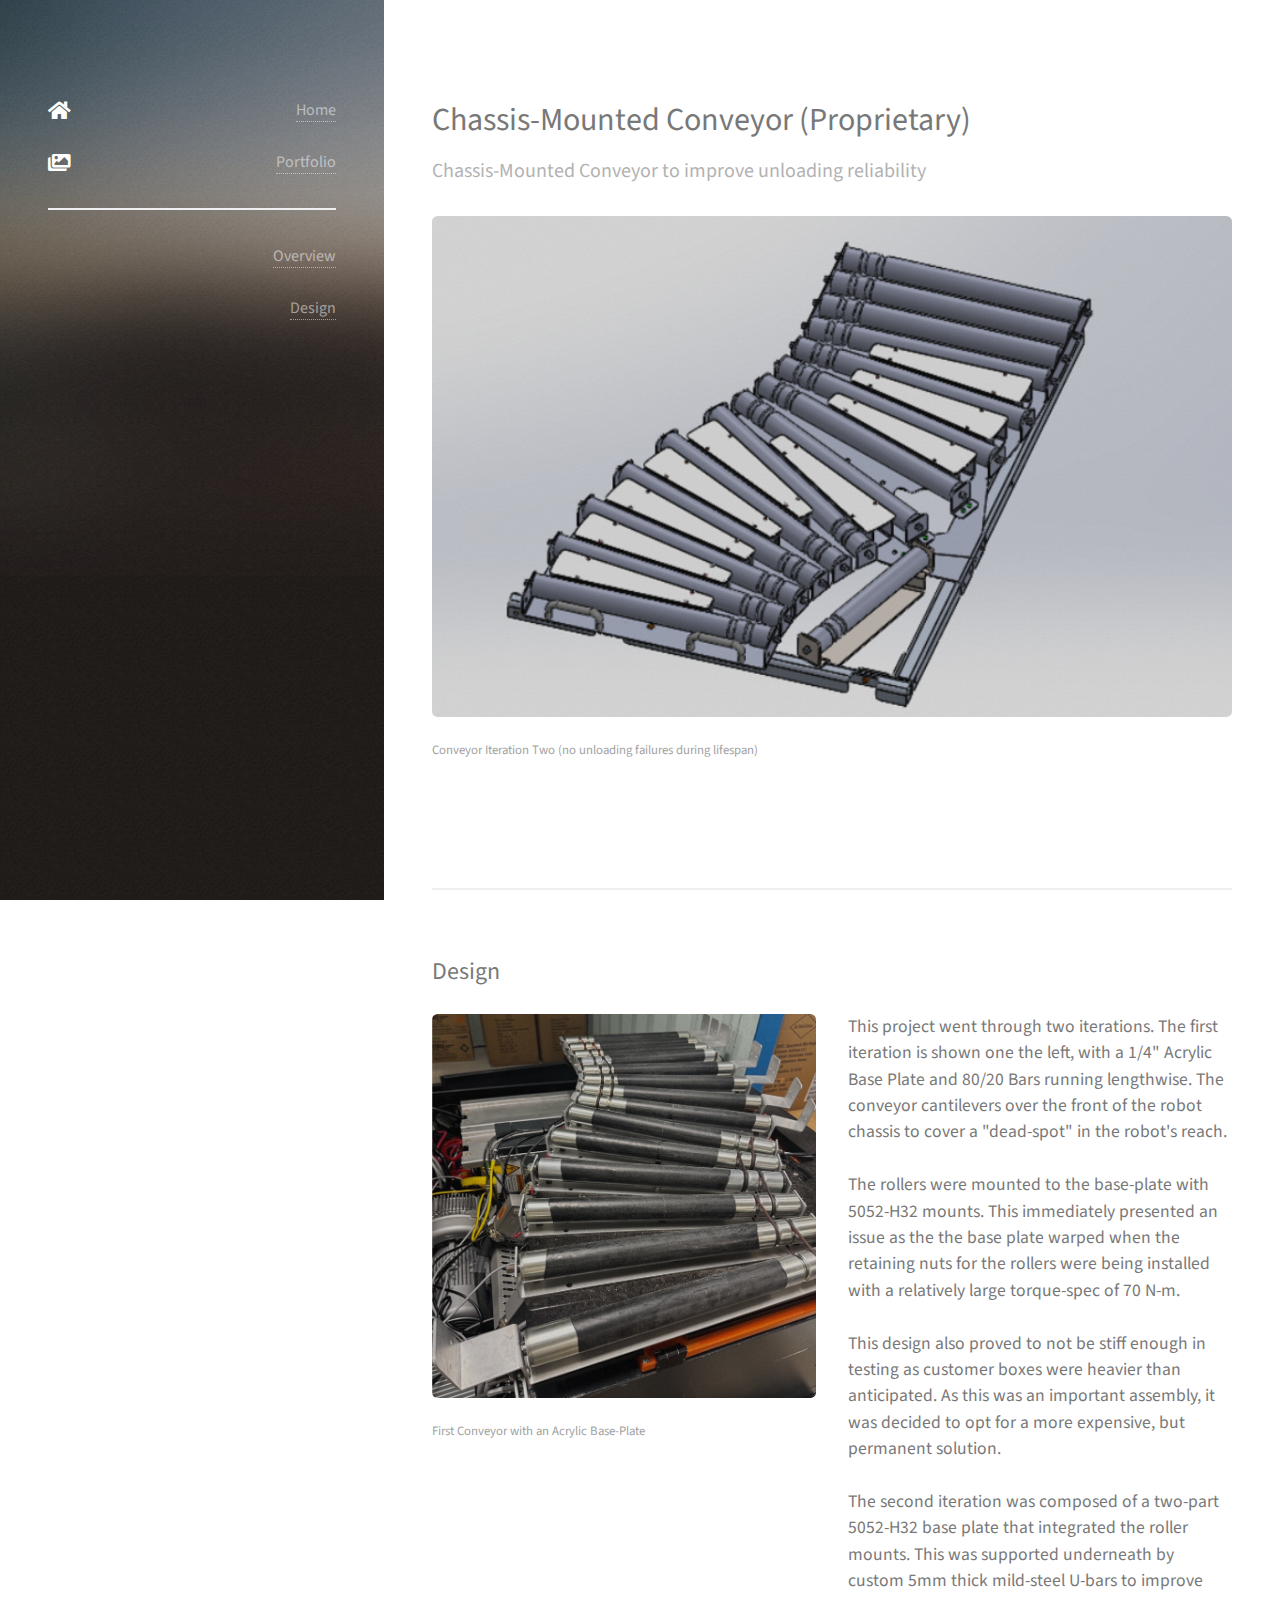
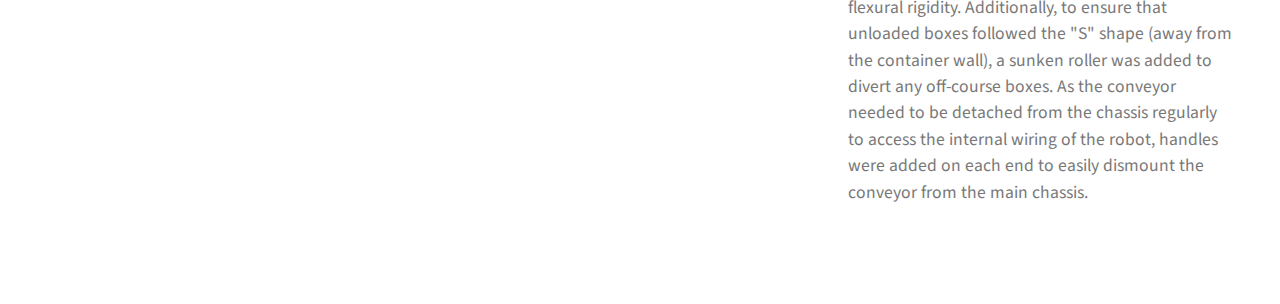
<file: proj/Contoro/Conveyor/conveyor.html>
<!DOCTYPE HTML>
<html>
	<head>
		<title>Conveyor - Manoj Oddiraju</title>
        <link rel="icon" type="image/png" href="/../images/favicon.jpg">
		<meta charset="utf-8" />
		<meta name="viewport" content="width=device-width, initial-scale=1, user-scalable=no" />
		<link rel="stylesheet" href="/../assets/css/main.css" />
	</head>
	<body class="is-preload">

		<header id="header">
			<div class="inner">
				<nav>
                    <ul class="labeled-icons">
                        <li>
                            <a href="/index.html" class="sidebar-button">
                                <h3 class="icon solid fa-home"></h3>
                                  Home
                            </a>
                        </li>
                        <li>
                            <a href="/portfolio.html" class="sidebar-button">
                                <h3 class="icon solid fa-images"></h3>
                                Portfolio
                            </a>
                        </li>
                    </ul>
                </nav>

				<hr />

                <nav>
                    <ul class="labeled-icons">
                        <li>
                            <a href="#overview" class="sidebar-button">
                                Overview
                            </a>
                        </li>
                        <li>
                            <a href="#Mech" class="sidebar-button">
                                Design
                            </a>
                        </li> 
                    </ul>
                </nav>
			</div>
		</header>

		<div id="main">

			<section id="overview">
				<header class="major">
					<h2>Chassis-Mounted Conveyor (Proprietary)</h2>
                    <p>
                        Chassis-Mounted Conveyor to improve unloading reliability
                    </p>
				</header>
                <div class="row comparison-row">
                    <article class="col-12 col-12-xsmall work-item">
                        <span class="image fit"><img src="/proj/Contoro/Conveyor/Images/Iter2.png" alt="Top View" /></span>
                        <p class="image-caption">Conveyor Iteration Two (no unloading failures during lifespan)</p>
                    </article>
                    <article class="col-6 col-12-xsmall work-item">
                    </article>
                        
                </div>
			</section>

            <section id="Mech">
				<h2>Design</h2>
                <h4></h4>
                <div class="row comparison-row">
                    <article class="col-6 col-12-xsmall work-item">
                        <span class="image fit"><img src="/proj/Contoro/Conveyor/Images/Iter1.png" alt="Top View" /></span>
                        <p class="image-caption">First Conveyor with an Acrylic Base-Plate</p>
                    </article>
                    <article class="col-6 col-12-xsmall work-item">
                        <h4>
                            This project went through two iterations. The first iteration is shown one the left, with a 1/4"
                            Acrylic Base Plate and 80/20 Bars running lengthwise. The conveyor cantilevers over the front of the robot
                            chassis to cover a "dead-spot" in the robot's reach.
                        </br>
                        </br>
                            The rollers were mounted to the base-plate with 5052-H32 mounts. This immediately presented an issue as the
                            the base plate warped when the retaining nuts for the rollers were being installed with a relatively large
                            torque-spec of 70 N-m.

                        </br>
                        </br>
                            This design also proved to not be stiff enough in testing as customer boxes were heavier than anticipated. As this
                            was an important assembly, it was decided to opt for a more expensive, but permanent solution.
                        </br>
                        </br>
                            The second iteration was composed of a two-part 5052-H32 base plate that integrated the roller mounts. This
                            was supported underneath by custom 5mm thick mild-steel U-bars to improve flexural rigidity. Additionally,
                            to ensure that unloaded boxes followed the "S" shape (away from the container wall), a sunken roller was added to
                            divert any off-course boxes. As the conveyor needed to be detached from the chassis regularly to access the
                            internal wiring of the robot, handles were added on each end to easily dismount the conveyor from the main chassis.
                        </h4>
                    </article>
                </div>
			</section>

		</div>

		<script src="/../assets/js/jquery.min.js"></script>
		<script src="/../assets/js/jquery.poptrox.min.js"></script>
		<script src="/../assets/js/browser.min.js"></script>
		<script src="/../assets/js/breakpoints.min.js"></script>
		<script src="/../assets/js/util.js"></script>
		<script src="/../assets/js/main.js"></script>

	</body>
</html>
</file>
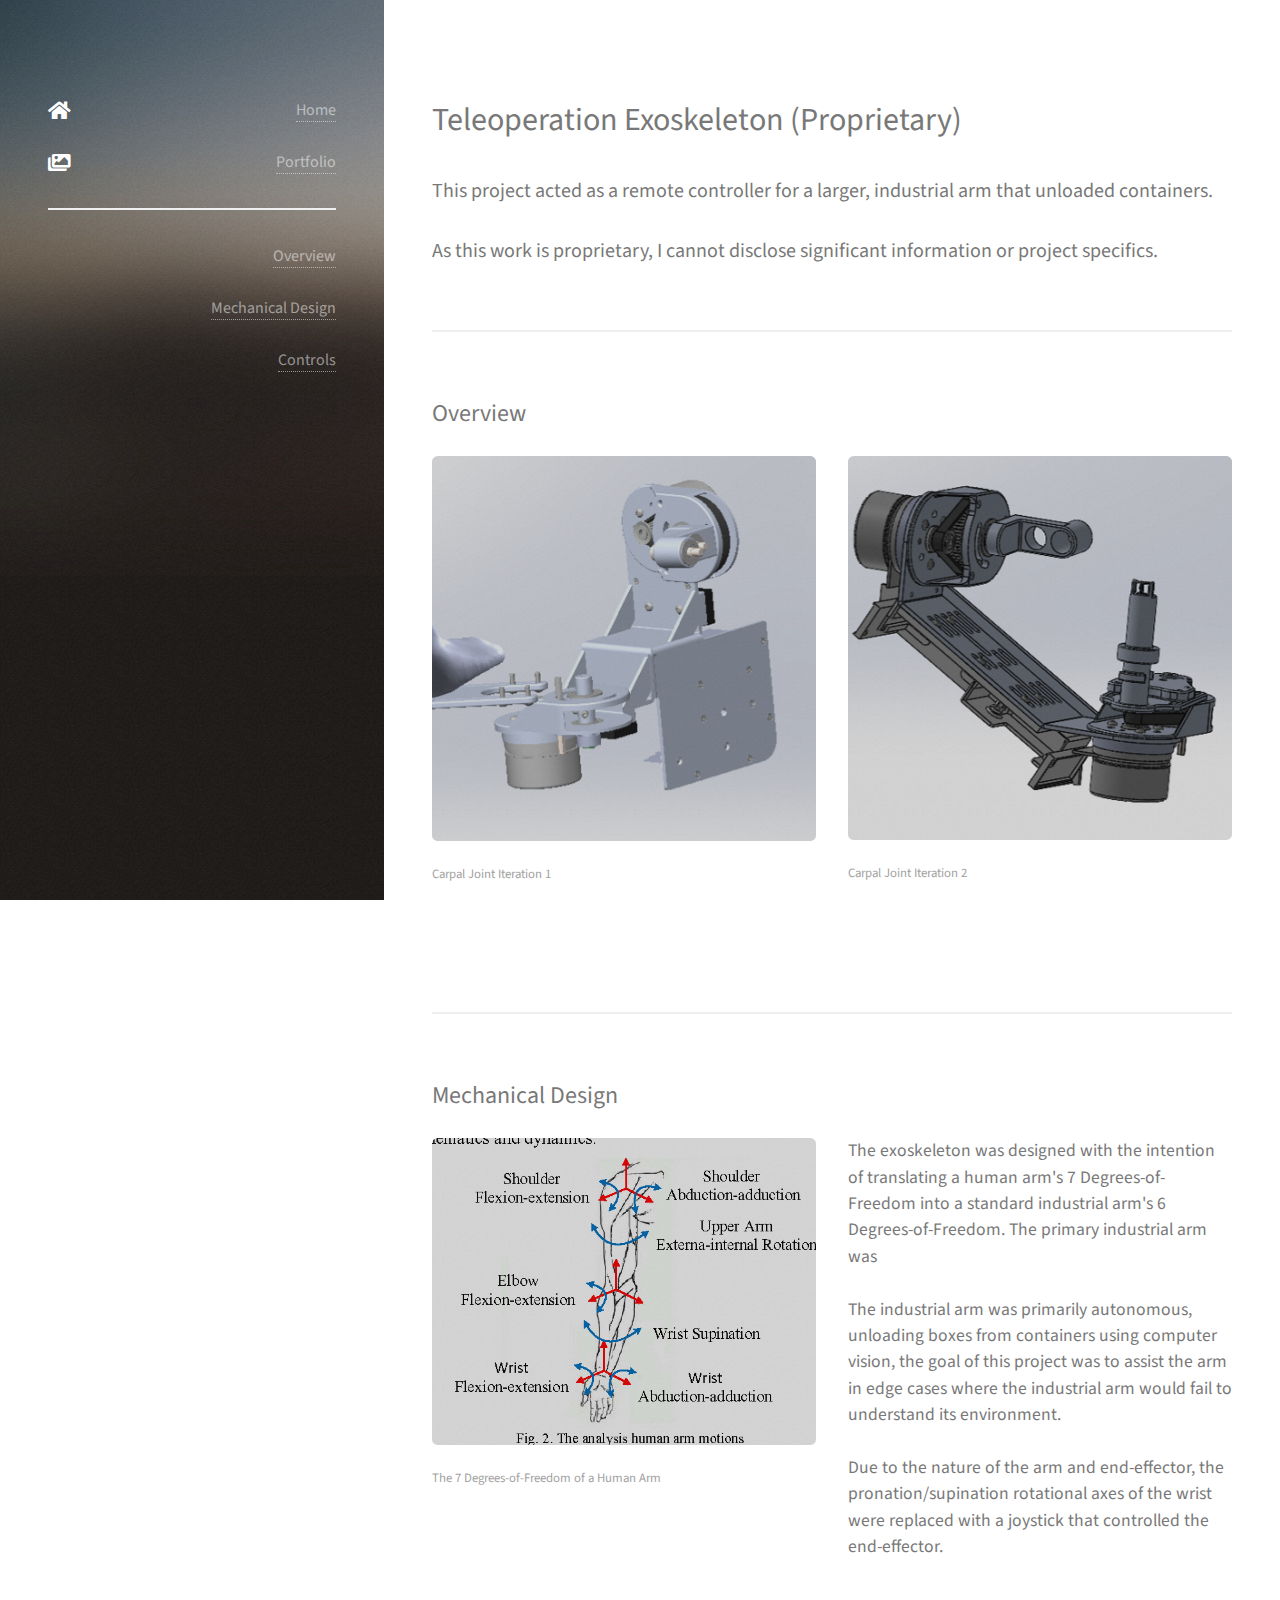
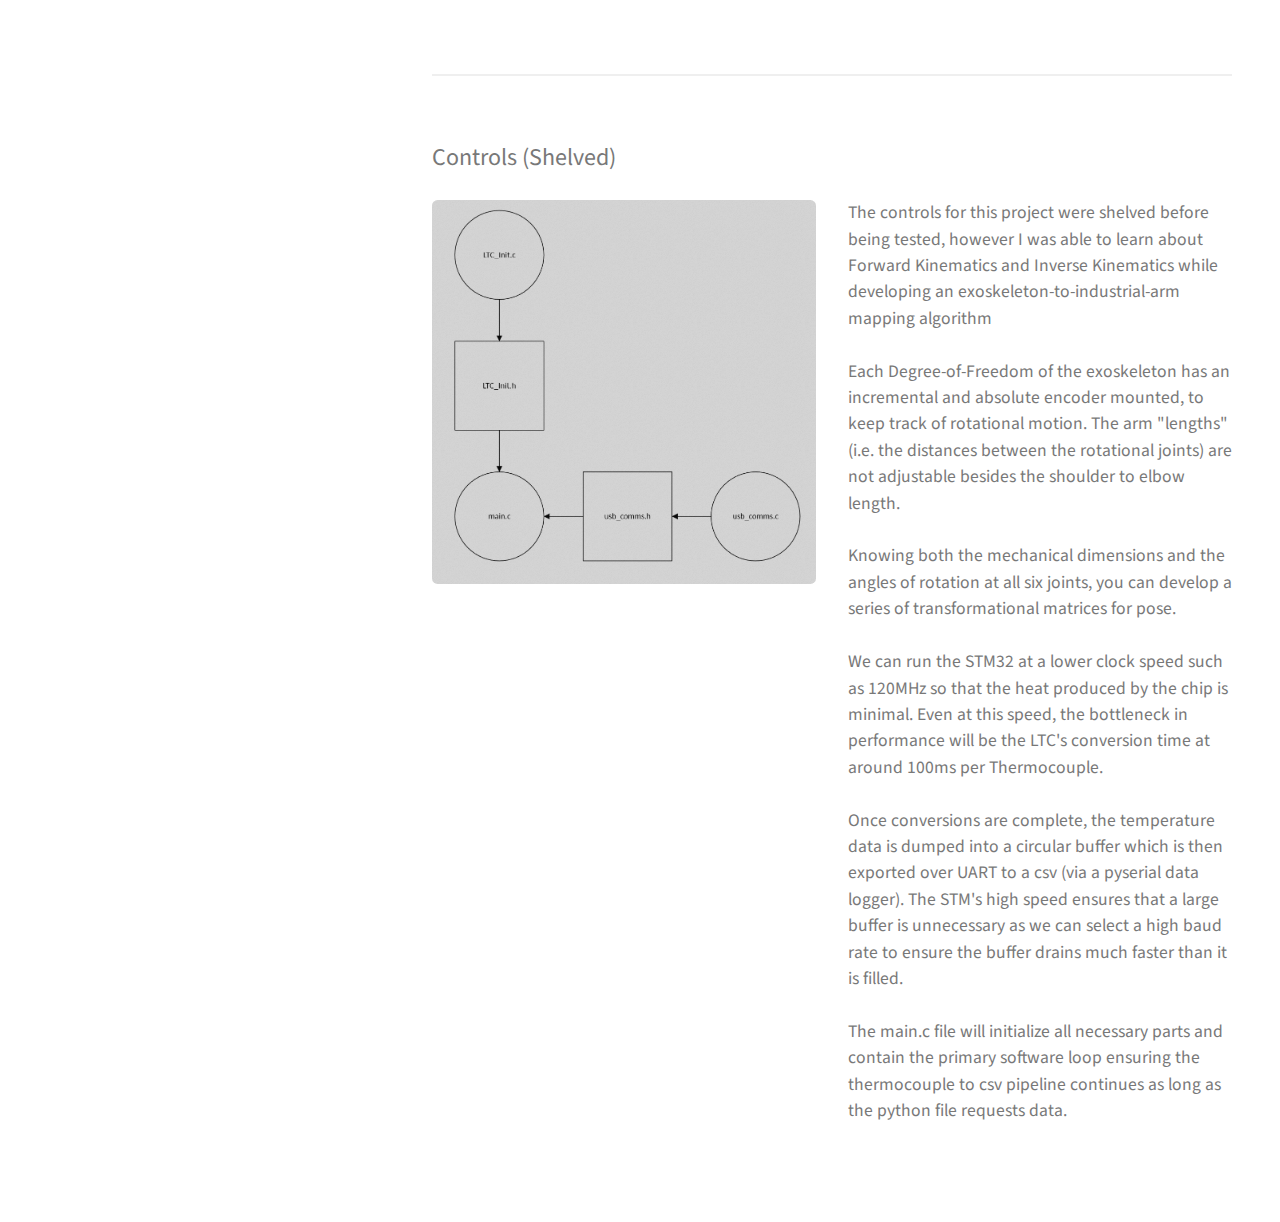
<file: proj/Contoro/Symphony/symphony.html>
<!DOCTYPE HTML>
<html>
	<head>
		<title>Exoskeleton - Manoj Oddiraju</title>
        <link rel="icon" type="image/png" href="/../images/favicon.jpg">
		<meta charset="utf-8" />
		<meta name="viewport" content="width=device-width, initial-scale=1, user-scalable=no" />
		<link rel="stylesheet" href="/../assets/css/main.css" />
	</head>
	<body class="is-preload">

		<header id="header">
			<div class="inner">
				<nav>
                    <ul class="labeled-icons">
                        <li>
                            <a href="/index.html" class="sidebar-button">
                                <h3 class="icon solid fa-home"></h3>
                                  Home
                            </a>
                        </li>
                        <li>
                            <a href="/portfolio.html" class="sidebar-button">
                                <h3 class="icon solid fa-images"></h3>
                                Portfolio
                            </a>
                        </li>
                    </ul>
                </nav>

				<hr />

                <nav>
                    <ul class="labeled-icons">
                        <li>
                            <a href="#overview" class="sidebar-button">
                                Overview
                            </a>
                        </li>
                        <li>
                            <a href="#Mech" class="sidebar-button">
                                Mechanical Design
                            </a>
                        </li>
                        <li>
                            <a href="#Controls" class="sidebar-button">
                                Controls
                            </a>
                        </li>
                    </ul>
                </nav>
			</div>
		</header>

		<div id="main">

			<section id="overview">
				<header class="major">
					<h2>Teleoperation Exoskeleton (Proprietary)</h2>
                    <h3>
                        This project acted as a remote controller for a larger, industrial arm that unloaded containers.
                    </br>
                    </br>    
                        As this work is proprietary, I cannot disclose significant information or project specifics.
                    </h3>
				</header>
			</section>

			<section id="Overview">
				<h2>Overview</h2>
                <div class="row comparison-row">
                    <article class="col-6 col-12-xsmall work-item">
                        <span class="image fit"><img src="/proj/Contoro/Symphony/Images/Carpalold.png" alt="Top View" /></span>
                        <p class="image-caption">Carpal Joint Iteration 1</p>
                    </article>
                    <article class="col-6 col-12-xsmall work-item">
                        <span class="image fit"><img src="/proj/Contoro/Symphony/Images/Carpalnew.png" alt="Top View" /></span>
                        <p class="image-caption">Carpal Joint Iteration 2</p>
                    </article>
                    <article class="col-6 col-12-xsmall work-item">
                    </article>
                        
                </div>
			</section>

            <section id="Mech">
				<h2>Mechanical Design</h2>
                <h4></h4>
                <div class="row comparison-row">
                    <article class="col-6 col-12-xsmall work-item">
                        <span class="image fit"><img src="/proj/Contoro/Symphony/Images/Human.png" alt="Top View" /></span>
                        <p class="image-caption">The 7 Degrees-of-Freedom of a Human Arm</p>
                    </article>
                    <article class="col-6 col-12-xsmall work-item">
                        <h4>
                            The exoskeleton was designed with the intention of translating a human arm's 7 Degrees-of-Freedom
                            into a standard industrial arm's 6 Degrees-of-Freedom. The primary industrial arm was
                        </br>
                        </br>
                            The industrial arm was primarily autonomous, unloading boxes from containers using computer vision, the goal
                            of this project was to assist the arm in edge cases where the industrial arm would fail to understand its
                            environment.
                        </br>
                        </br>
                            Due to the nature of the arm and end-effector, the pronation/supination rotational axes of the wrist were
                            replaced with a joystick that controlled the end-effector.
                        </h4>
                    </article>
                </div>
			</section>

            <section id="Controls">
				<h2>Controls (Shelved)</h2>
                <div class="row">
                    <article class="col-6 col-12-xsmall work-item">
                        <span class="image fit"><img src="/../images/proj/DAQ/firmwareflow.png" alt="Top View" /></span>
                    </article>
                    <article class="col-6 col-12-xsmall work-item">
                        <h4>
                            The controls for this project were shelved before being tested, however I was able to learn about 
                            Forward Kinematics and Inverse Kinematics while developing an exoskeleton-to-industrial-arm mapping
                            algorithm
                            </br>
                            </br>
                            Each Degree-of-Freedom of the exoskeleton has an incremental and absolute encoder mounted, to keep track of rotational motion.
                            The arm "lengths" (i.e. the distances between the rotational joints) are not adjustable besides the shoulder to elbow length.
                            </br>
                            </br>
                            Knowing both the mechanical dimensions and the angles of rotation at all six joints, you can develop a series of 
                            transformational matrices for pose.
                            </br>
                            </br>
                            We can run the STM32 at a lower clock speed such as 120MHz so that the heat produced by the chip is minimal.
                            Even at this speed, the bottleneck in performance will be the LTC's conversion time at around 100ms per Thermocouple.
                            </br>
                            </br>
                            Once conversions are complete, the temperature data is dumped into a circular buffer which is then exported over UART
                            to a csv (via a pyserial data logger). The STM's high speed ensures that a large buffer is unnecessary as we can select a
                            high baud rate to ensure the buffer drains much faster than it is filled.
                            </br>
                            </br>
                            The main.c file will initialize all necessary parts and contain the primary software loop ensuring the thermocouple to csv
                            pipeline continues as long as the python file requests data.
                        </h4>
                    </article>
                </div>
			</section>

		</div>

		<script src="/../assets/js/jquery.min.js"></script>
		<script src="/../assets/js/jquery.poptrox.min.js"></script>
		<script src="/../assets/js/browser.min.js"></script>
		<script src="/../assets/js/breakpoints.min.js"></script>
		<script src="/../assets/js/util.js"></script>
		<script src="/../assets/js/main.js"></script>

	</body>
</html>
</file>
<file: assets/css/main.css>
@import url("fontawesome-all.min.css");
@import url("https://fonts.googleapis.com/css?family=Source+Sans+Pro:400,400italic");

/*
	Strata by HTML5 UP
	html5up.net | @ajlkn
	Free for personal and commercial use under the CCA 3.0 license (html5up.net/license)
*/

html, body, div, span, applet, object,
iframe, h1, h2, h3, h4, h5, h6, p, blockquote,
pre, a, abbr, acronym, address, big, cite,
code, del, dfn, em, img, ins, kbd, q, s, samp,
small, strike, strong, sub, sup, tt, var, b,
u, i, center, dl, dt, dd, ol, ul, li, fieldset,
form, label, legend, table, caption, tbody,
tfoot, thead, tr, th, td, article, aside,
canvas, details, embed, figure, figcaption,
footer, header, hgroup, menu, nav, output, ruby,
section, summary, time, mark, audio, video {
	margin: 0;
	padding: 0;
	border: 0;
	font-size: 100%;
	font: inherit;
	vertical-align: baseline;}

article, aside, details, figcaption, figure,
footer, header, hgroup, menu, nav, section {
	display: block;}

body {
	line-height: 1;
}

ol, ul {
	list-style: none;
}

blockquote, q {
	quotes: none;
}

	blockquote:before, blockquote:after, q:before, q:after {
		content: '';
		content: none;
	}

table {
	border-collapse: collapse;
	border-spacing: 0;
}

body {
	-webkit-text-size-adjust: none;
}

mark {
	background-color: transparent;
	color: inherit;
}

input::-moz-focus-inner {
	border: 0;
	padding: 0;
}

input, select, textarea {
	-moz-appearance: none;
	-webkit-appearance: none;
	-ms-appearance: none;
	appearance: none;
}

/* Basic */

	html {
		box-sizing: border-box;
	}

	*, *:before, *:after {
		box-sizing: inherit;
	}

	body {
		background: #fff;
	}

		body.is-preload *, body.is-preload *:before, body.is-preload *:after {
			-moz-animation: none !important;
			-webkit-animation: none !important;
			-ms-animation: none !important;
			animation: none !important;
			-moz-transition: none !important;
			-webkit-transition: none !important;
			-ms-transition: none !important;
			transition: none !important;
		}

	body, input, select, textarea {
		color: #a2a2a2;
		font-family: "Source Sans Pro", Helvetica, sans-serif;
		font-size: 16pt;
		font-weight: 400;
		line-height: 1.75em;
	}

	a {
		-moz-transition: color 0.2s ease-in-out, border-color 0.2s ease-in-out;
		-webkit-transition: color 0.2s ease-in-out, border-color 0.2s ease-in-out;
		-ms-transition: color 0.2s ease-in-out, border-color 0.2s ease-in-out;
		transition: color 0.2s ease-in-out, border-color 0.2s ease-in-out;
		border-bottom: dotted 1px;
		color: #49bf9d;
		text-decoration: none;
	}

		a:hover {
			border-bottom-color: transparent;
			color: #49bf9d !important;
			text-decoration: none;
		}

	strong, b {
		color: #787878;
		font-weight: 400;
	}

	em, i {
		font-style: italic;
	}

	p {
		margin: 0 0 2em 0;
	}

	h1, h2, h3, h4, h5, h6 {
		color: #787878;
		font-weight: 400;
		line-height: 1em;
		margin: 0 0 1em 0;
	}

		h1 a, h2 a, h3 a, h4 a, h5 a, h6 a {
			color: inherit;
			text-decoration: none;
		}

	h1 {
		font-size: 2em;
		line-height: 1.5em;
	}

	h2 {
		font-size: 1.5em;
		line-height: 1.5em;
	}

	h3 {
		font-size: 1.25em;
		line-height: 1.5em;
	}

	h4 {
		font-size: 1.1em;
		line-height: 1.5em;
	}

	h5 {
		font-size: 0.9em;
		line-height: 1.5em;
	}

	h6 {
		font-size: 0.7em;
		line-height: 1.5em;
	}

	sub {
		font-size: 0.8em;
		position: relative;
		top: 0.5em;
	}

	sup {
		font-size: 0.8em;
		position: relative;
		top: -0.5em;
	}

	hr {
		border: 0;
		border-bottom: solid 2px #efefef;
		margin: 2em 0;
	}

		hr.major {
			margin: 3em 0;
		}

	blockquote {
		border-left: solid 6px #efefef;
		font-style: italic;
		margin: 0 0 2em 0;
		padding: 0.5em 0 0.5em 1.5em;
	}

	code {
		background: #f7f7f7;
		border-radius: 0.35em;
		border: solid 2px #efefef;
		font-family: "Courier New", monospace;
		font-size: 0.9em;
		margin: 0 0.25em;
		padding: 0.25em 0.65em;
	}

	pre {
		-webkit-overflow-scrolling: touch;
		font-family: "Courier New", monospace;
		font-size: 0.9em;
		margin: 0 0 2em 0;
	}

		pre code {
			display: block;
			line-height: 1.75em;
			padding: 1em 1.5em;
			overflow-x: auto;
		}

	.align-left {
		text-align: left;
	}

	.align-center {
		text-align: center;
	}

	.align-right {
		text-align: right;
	}

/* Container */

	.container {
		margin: 0 auto;
		max-width: calc(100% - 4em);
		width: 100%;
	}

		.container.xsmall {
			width: 25%;
		}

		.container.small {
			width: 50%;
		}

		.container.medium {
			width: 75%;
		}

		.container.large {
			width: 125%;
		}

		.container.xlarge {
			width: 150%;
		}

		.container.max {
			width: 100%;
		}

		@media screen and (max-width: 980px) {

			.container {
				width: 100% !important;
				max-width: 100% !important;
			}

		}

		@media screen and (max-width: 480px) {

			.container {
				max-width: calc(100% - 3em);
			}

		}

/* Row */

	.row {
		display: flex;
		flex-wrap: wrap;
		box-sizing: border-box;
		align-items: stretch;
	}

		.row > * {
			box-sizing: border-box;
		}

		.row.gtr-uniform > * > :last-child {
			margin-bottom: 0;
		}

		.row.aln-left {
			justify-content: flex-start;
		}

		.row.aln-center {
			justify-content: center;
		}

		.row.aln-right {
			justify-content: flex-end;
		}

		.row.aln-top {
			align-items: flex-start;
		}

		.row.aln-middle {
			align-items: center;
		}

		.row.aln-bottom {
			align-items: flex-end;
		}

		.row > .imp {
			order: -1;
		}

		.row > .col-1 {
			width: 8.33333%;
		}

		.row > .off-1 {
			margin-left: 8.33333%;
		}

		.row > .col-2 {
			width: 16.66667%;
		}

		.row > .off-2 {
			margin-left: 16.66667%;
		}

		.row > .col-3 {
			width: 25%;
		}

		.row > .off-3 {
			margin-left: 25%;
		}

		.row > .col-4 {
			width: 33.33333%;
		}

		.row > .off-4 {
			margin-left: 33.33333%;
		}

		.row > .col-5 {
			width: 41.66667%;
		}

		.row > .off-5 {
			margin-left: 41.66667%;
		}

		.row > .col-6 {
			width: 50%;
		}

		.row > .off-6 {
			margin-left: 50%;
		}

		.row > .col-7 {
			width: 58.33333%;
		}

		.row > .off-7 {
			margin-left: 58.33333%;
		}

		.row > .col-8 {
			width: 66.66667%;
		}

		.row > .off-8 {
			margin-left: 66.66667%;
		}

		.row > .col-9 {
			width: 75%;
		}

		.row > .off-9 {
			margin-left: 75%;
		}

		.row > .col-10 {
			width: 83.33333%;
		}

		.row > .off-10 {
			margin-left: 83.33333%;
		}

		.row > .col-11 {
			width: 91.66667%;
		}

		.row > .off-11 {
			margin-left: 91.66667%;
		}

		.row > .col-12 {
			width: 100%;
		}

		.row > .off-12 {
			margin-left: 100%;
		}

		.row.gtr-0 {
			margin-top: 0;
			margin-left: 0em;
		}

			.row.gtr-0 > * {
				padding: 0 0 0 0em;
			}

			.row.gtr-0.gtr-uniform {
				margin-top: 0em;
			}

				.row.gtr-0.gtr-uniform > * {
					padding-top: 0em;
				}

		.row.gtr-25 {
			margin-top: 0;
			margin-left: -0.625em;
		}

			.row.gtr-25 > * {
				padding: 0 0 0 0.625em;
			}

			.row.gtr-25.gtr-uniform {
				margin-top: -0.625em;
			}

				.row.gtr-25.gtr-uniform > * {
					padding-top: 0.625em;
				}

		.row.gtr-50 {
			margin-top: 0;
			margin-left: -1.25em;
		}

			.row.gtr-50 > * {
				padding: 0 0 0 1.25em;
			}

			.row.gtr-50.gtr-uniform {
				margin-top: -1.25em;
			}

				.row.gtr-50.gtr-uniform > * {
					padding-top: 1.25em;
				}

		.row {
			margin-top: 0;
			margin-left: -2.5em;
		}

			.row > * {
				padding: 0 0 0 2.5em;
			}

			.row.gtr-uniform {
				margin-top: -2.5em;
			}

				.row.gtr-uniform > * {
					padding-top: 2.5em;
				}

		.row.gtr-150 {
			margin-top: 0;
			margin-left: -3.75em;
		}

			.row.gtr-150 > * {
				padding: 0 0 0 3.75em;
			}

			.row.gtr-150.gtr-uniform {
				margin-top: -3.75em;
			}

				.row.gtr-150.gtr-uniform > * {
					padding-top: 3.75em;
				}

		.row.gtr-200 {
			margin-top: 0;
			margin-left: -5em;
		}

			.row.gtr-200 > * {
				padding: 0 0 0 5em;
			}

			.row.gtr-200.gtr-uniform {
				margin-top: -5em;
			}

				.row.gtr-200.gtr-uniform > * {
					padding-top: 5em;
				}

		@media screen and (max-width: 1800px) {

			.row {
				display: flex;
				flex-wrap: wrap;
				box-sizing: border-box;
				align-items: stretch;
			}

				.row > * {
					box-sizing: border-box;
				}

				.row.gtr-uniform > * > :last-child {
					margin-bottom: 0;
				}

				.row.aln-left {
					justify-content: flex-start;
				}

				.row.aln-center {
					justify-content: center;
				}

				.row.aln-right {
					justify-content: flex-end;
				}

				.row.aln-top {
					align-items: flex-start;
				}

				.row.aln-middle {
					align-items: center;
				}

				.row.aln-bottom {
					align-items: flex-end;
				}

				.row > .imp-xlarge {
					order: -1;
				}

				.row > .col-1-xlarge {
					width: 8.33333%;
				}

				.row > .off-1-xlarge {
					margin-left: 8.33333%;
				}

				.row > .col-2-xlarge {
					width: 16.66667%;
				}

				.row > .off-2-xlarge {
					margin-left: 16.66667%;
				}

				.row > .col-3-xlarge {
					width: 25%;
				}

				.row > .off-3-xlarge {
					margin-left: 25%;
				}

				.row > .col-4-xlarge {
					width: 33.33333%;
				}

				.row > .off-4-xlarge {
					margin-left: 33.33333%;
				}

				.row > .col-5-xlarge {
					width: 41.66667%;
				}

				.row > .off-5-xlarge {
					margin-left: 41.66667%;
				}

				.row > .col-6-xlarge {
					width: 50%;
				}

				.row > .off-6-xlarge {
					margin-left: 50%;
				}

				.row > .col-7-xlarge {
					width: 58.33333%;
				}

				.row > .off-7-xlarge {
					margin-left: 58.33333%;
				}

				.row > .col-8-xlarge {
					width: 66.66667%;
				}

				.row > .off-8-xlarge {
					margin-left: 66.66667%;
				}

				.row > .col-9-xlarge {
					width: 75%;
				}

				.row > .off-9-xlarge {
					margin-left: 75%;
				}

				.row > .col-10-xlarge {
					width: 83.33333%;
				}

				.row > .off-10-xlarge {
					margin-left: 83.33333%;
				}

				.row > .col-11-xlarge {
					width: 91.66667%;
				}

				.row > .off-11-xlarge {
					margin-left: 91.66667%;
				}

				.row > .col-12-xlarge {
					width: 100%;
				}

				.row > .off-12-xlarge {
					margin-left: 100%;
				}

				.row.gtr-0 {
					margin-top: 0;
					margin-left: 0em;
				}

					.row.gtr-0 > * {
						padding: 0 0 0 0em;
					}

					.row.gtr-0.gtr-uniform {
						margin-top: 0em;
					}

						.row.gtr-0.gtr-uniform > * {
							padding-top: 0em;
						}

				.row.gtr-25 {
					margin-top: 0;
					margin-left: -0.625em;
				}

					.row.gtr-25 > * {
						padding: 0 0 0 0.625em;
					}

					.row.gtr-25.gtr-uniform {
						margin-top: -0.625em;
					}

						.row.gtr-25.gtr-uniform > * {
							padding-top: 0.625em;
						}

				.row.gtr-50 {
					margin-top: 0;
					margin-left: -1.25em;
				}

					.row.gtr-50 > * {
						padding: 0 0 0 1.25em;
					}

					.row.gtr-50.gtr-uniform {
						margin-top: -1.25em;
					}

						.row.gtr-50.gtr-uniform > * {
							padding-top: 1.25em;
						}

				.row {
					margin-top: 0;
					margin-left: -2.5em;
				}

					.row > * {
						padding: 0 0 0 2.5em;
					}

					.row.gtr-uniform {
						margin-top: -2.5em;
					}

						.row.gtr-uniform > * {
							padding-top: 2.5em;
						}

				.row.gtr-150 {
					margin-top: 0;
					margin-left: -3.75em;
				}

					.row.gtr-150 > * {
						padding: 0 0 0 3.75em;
					}

					.row.gtr-150.gtr-uniform {
						margin-top: -3.75em;
					}

						.row.gtr-150.gtr-uniform > * {
							padding-top: 3.75em;
						}

				.row.gtr-200 {
					margin-top: 0;
					margin-left: -5em;
				}

					.row.gtr-200 > * {
						padding: 0 0 0 5em;
					}

					.row.gtr-200.gtr-uniform {
						margin-top: -5em;
					}

						.row.gtr-200.gtr-uniform > * {
							padding-top: 5em;
						}

		}

		@media screen and (max-width: 1280px) {

			.row {
				display: flex;
				flex-wrap: wrap;
				box-sizing: border-box;
				align-items: stretch;
			}

				.row > * {
					box-sizing: border-box;
				}

				.row.gtr-uniform > * > :last-child {
					margin-bottom: 0;
				}

				.row.aln-left {
					justify-content: flex-start;
				}

				.row.aln-center {
					justify-content: center;
				}

				.row.aln-right {
					justify-content: flex-end;
				}

				.row.aln-top {
					align-items: flex-start;
				}

				.row.aln-middle {
					align-items: center;
				}

				.row.aln-bottom {
					align-items: flex-end;
				}

				.row > .imp-large {
					order: -1;
				}

				.row > .col-1-large {
					width: 8.33333%;
				}

				.row > .off-1-large {
					margin-left: 8.33333%;
				}

				.row > .col-2-large {
					width: 16.66667%;
				}

				.row > .off-2-large {
					margin-left: 16.66667%;
				}

				.row > .col-3-large {
					width: 25%;
				}

				.row > .off-3-large {
					margin-left: 25%;
				}

				.row > .col-4-large {
					width: 33.33333%;
				}

				.row > .off-4-large {
					margin-left: 33.33333%;
				}

				.row > .col-5-large {
					width: 41.66667%;
				}

				.row > .off-5-large {
					margin-left: 41.66667%;
				}

				.row > .col-6-large {
					width: 50%;
				}

				.row > .off-6-large {
					margin-left: 50%;
				}

				.row > .col-7-large {
					width: 58.33333%;
				}

				.row > .off-7-large {
					margin-left: 58.33333%;
				}

				.row > .col-8-large {
					width: 66.66667%;
				}

				.row > .off-8-large {
					margin-left: 66.66667%;
				}

				.row > .col-9-large {
					width: 75%;
				}

				.row > .off-9-large {
					margin-left: 75%;
				}

				.row > .col-10-large {
					width: 83.33333%;
				}

				.row > .off-10-large {
					margin-left: 83.33333%;
				}

				.row > .col-11-large {
					width: 91.66667%;
				}

				.row > .off-11-large {
					margin-left: 91.66667%;
				}

				.row > .col-12-large {
					width: 100%;
				}

				.row > .off-12-large {
					margin-left: 100%;
				}

				.row.gtr-0 {
					margin-top: 0;
					margin-left: 0em;
				}

					.row.gtr-0 > * {
						padding: 0 0 0 0em;
					}

					.row.gtr-0.gtr-uniform {
						margin-top: 0em;
					}

						.row.gtr-0.gtr-uniform > * {
							padding-top: 0em;
						}

				.row.gtr-25 {
					margin-top: 0;
					margin-left: -0.5em;
				}

					.row.gtr-25 > * {
						padding: 0 0 0 0.5em;
					}

					.row.gtr-25.gtr-uniform {
						margin-top: -0.5em;
					}

						.row.gtr-25.gtr-uniform > * {
							padding-top: 0.5em;
						}

				.row.gtr-50 {
					margin-top: 0;
					margin-left: -1em;
				}

					.row.gtr-50 > * {
						padding: 0 0 0 1em;
					}

					.row.gtr-50.gtr-uniform {
						margin-top: -1em;
					}

						.row.gtr-50.gtr-uniform > * {
							padding-top: 1em;
						}

				.row {
					margin-top: 0;
					margin-left: -2em;
				}

					.row > * {
						padding: 0 0 0 2em;
					}

					.row.gtr-uniform {
						margin-top: -2em;
					}

						.row.gtr-uniform > * {
							padding-top: 2em;
						}

				.row.gtr-150 {
					margin-top: 0;
					margin-left: -3em;
				}

					.row.gtr-150 > * {
						padding: 0 0 0 3em;
					}

					.row.gtr-150.gtr-uniform {
						margin-top: -3em;
					}

						.row.gtr-150.gtr-uniform > * {
							padding-top: 3em;
						}

				.row.gtr-200 {
					margin-top: 0;
					margin-left: -4em;
				}

					.row.gtr-200 > * {
						padding: 0 0 0 4em;
					}

					.row.gtr-200.gtr-uniform {
						margin-top: -4em;
					}

						.row.gtr-200.gtr-uniform > * {
							padding-top: 4em;
						}

		}

		@media screen and (max-width: 980px) {

			.row {
				display: flex;
				flex-wrap: wrap;
				box-sizing: border-box;
				align-items: stretch;
			}

				.row > * {
					box-sizing: border-box;
				}

				.row.gtr-uniform > * > :last-child {
					margin-bottom: 0;
				}

				.row.aln-left {
					justify-content: flex-start;
				}

				.row.aln-center {
					justify-content: center;
				}

				.row.aln-right {
					justify-content: flex-end;
				}

				.row.aln-top {
					align-items: flex-start;
				}

				.row.aln-middle {
					align-items: center;
				}

				.row.aln-bottom {
					align-items: flex-end;
				}

				.row > .imp-medium {
					order: -1;
				}

				.row > .col-1-medium {
					width: 8.33333%;
				}

				.row > .off-1-medium {
					margin-left: 8.33333%;
				}

				.row > .col-2-medium {
					width: 16.66667%;
				}

				.row > .off-2-medium {
					margin-left: 16.66667%;
				}

				.row > .col-3-medium {
					width: 25%;
				}

				.row > .off-3-medium {
					margin-left: 25%;
				}

				.row > .col-4-medium {
					width: 33.33333%;
				}

				.row > .off-4-medium {
					margin-left: 33.33333%;
				}

				.row > .col-5-medium {
					width: 41.66667%;
				}

				.row > .off-5-medium {
					margin-left: 41.66667%;
				}

				.row > .col-6-medium {
					width: 50%;
				}

				.row > .off-6-medium {
					margin-left: 50%;
				}

				.row > .col-7-medium {
					width: 58.33333%;
				}

				.row > .off-7-medium {
					margin-left: 58.33333%;
				}

				.row > .col-8-medium {
					width: 66.66667%;
				}

				.row > .off-8-medium {
					margin-left: 66.66667%;
				}

				.row > .col-9-medium {
					width: 75%;
				}

				.row > .off-9-medium {
					margin-left: 75%;
				}

				.row > .col-10-medium {
					width: 83.33333%;
				}

				.row > .off-10-medium {
					margin-left: 83.33333%;
				}

				.row > .col-11-medium {
					width: 91.66667%;
				}

				.row > .off-11-medium {
					margin-left: 91.66667%;
				}

				.row > .col-12-medium {
					width: 100%;
				}

				.row > .off-12-medium {
					margin-left: 100%;
				}

				.row.gtr-0 {
					margin-top: 0;
					margin-left: 0em;
				}

					.row.gtr-0 > * {
						padding: 0 0 0 0em;
					}

					.row.gtr-0.gtr-uniform {
						margin-top: 0em;
					}

						.row.gtr-0.gtr-uniform > * {
							padding-top: 0em;
						}

				.row.gtr-25 {
					margin-top: 0;
					margin-left: -0.5em;
				}

					.row.gtr-25 > * {
						padding: 0 0 0 0.5em;
					}

					.row.gtr-25.gtr-uniform {
						margin-top: -0.5em;
					}

						.row.gtr-25.gtr-uniform > * {
							padding-top: 0.5em;
						}

				.row.gtr-50 {
					margin-top: 0;
					margin-left: -1em;
				}

					.row.gtr-50 > * {
						padding: 0 0 0 1em;
					}

					.row.gtr-50.gtr-uniform {
						margin-top: -1em;
					}

						.row.gtr-50.gtr-uniform > * {
							padding-top: 1em;
						}

				.row {
					margin-top: 0;
					margin-left: -2em;
				}

					.row > * {
						padding: 0 0 0 2em;
					}

					.row.gtr-uniform {
						margin-top: -2em;
					}

						.row.gtr-uniform > * {
							padding-top: 2em;
						}

				.row.gtr-150 {
					margin-top: 0;
					margin-left: -3em;
				}

					.row.gtr-150 > * {
						padding: 0 0 0 3em;
					}

					.row.gtr-150.gtr-uniform {
						margin-top: -3em;
					}

						.row.gtr-150.gtr-uniform > * {
							padding-top: 3em;
						}

				.row.gtr-200 {
					margin-top: 0;
					margin-left: -4em;
				}

					.row.gtr-200 > * {
						padding: 0 0 0 4em;
					}

					.row.gtr-200.gtr-uniform {
						margin-top: -4em;
					}

						.row.gtr-200.gtr-uniform > * {
							padding-top: 4em;
						}

		}

		@media screen and (max-width: 736px) {

			.row {
				display: flex;
				flex-wrap: wrap;
				box-sizing: border-box;
				align-items: stretch;
			}

				.row > * {
					box-sizing: border-box;
				}

				.row.gtr-uniform > * > :last-child {
					margin-bottom: 0;
				}

				.row.aln-left {
					justify-content: flex-start;
				}

				.row.aln-center {
					justify-content: center;
				}

				.row.aln-right {
					justify-content: flex-end;
				}

				.row.aln-top {
					align-items: flex-start;
				}

				.row.aln-middle {
					align-items: center;
				}

				.row.aln-bottom {
					align-items: flex-end;
				}

				.row > .imp-small {
					order: -1;
				}

				.row > .col-1-small {
					width: 8.33333%;
				}

				.row > .off-1-small {
					margin-left: 8.33333%;
				}

				.row > .col-2-small {
					width: 16.66667%;
				}

				.row > .off-2-small {
					margin-left: 16.66667%;
				}

				.row > .col-3-small {
					width: 25%;
				}

				.row > .off-3-small {
					margin-left: 25%;
				}

				.row > .col-4-small {
					width: 33.33333%;
				}

				.row > .off-4-small {
					margin-left: 33.33333%;
				}

				.row > .col-5-small {
					width: 41.66667%;
				}

				.row > .off-5-small {
					margin-left: 41.66667%;
				}

				.row > .col-6-small {
					width: 50%;
				}

				.row > .off-6-small {
					margin-left: 50%;
				}

				.row > .col-7-small {
					width: 58.33333%;
				}

				.row > .off-7-small {
					margin-left: 58.33333%;
				}

				.row > .col-8-small {
					width: 66.66667%;
				}

				.row > .off-8-small {
					margin-left: 66.66667%;
				}

				.row > .col-9-small {
					width: 75%;
				}

				.row > .off-9-small {
					margin-left: 75%;
				}

				.row > .col-10-small {
					width: 83.33333%;
				}

				.row > .off-10-small {
					margin-left: 83.33333%;
				}

				.row > .col-11-small {
					width: 91.66667%;
				}

				.row > .off-11-small {
					margin-left: 91.66667%;
				}

				.row > .col-12-small {
					width: 100%;
				}

				.row > .off-12-small {
					margin-left: 100%;
				}

				.row.gtr-0 {
					margin-top: 0;
					margin-left: 0em;
				}

					.row.gtr-0 > * {
						padding: 0 0 0 0em;
					}

					.row.gtr-0.gtr-uniform {
						margin-top: 0em;
					}

						.row.gtr-0.gtr-uniform > * {
							padding-top: 0em;
						}

				.row.gtr-25 {
					margin-top: 0;
					margin-left: -0.375em;
				}

					.row.gtr-25 > * {
						padding: 0 0 0 0.375em;
					}

					.row.gtr-25.gtr-uniform {
						margin-top: -0.375em;
					}

						.row.gtr-25.gtr-uniform > * {
							padding-top: 0.375em;
						}

				.row.gtr-50 {
					margin-top: 0;
					margin-left: -0.75em;
				}

					.row.gtr-50 > * {
						padding: 0 0 0 0.75em;
					}

					.row.gtr-50.gtr-uniform {
						margin-top: -0.75em;
					}

						.row.gtr-50.gtr-uniform > * {
							padding-top: 0.75em;
						}

				.row {
					margin-top: 0;
					margin-left: -1.5em;
				}

					.row > * {
						padding: 0 0 0 1.5em;
					}

					.row.gtr-uniform {
						margin-top: -1.5em;
					}

						.row.gtr-uniform > * {
							padding-top: 1.5em;
						}

				.row.gtr-150 {
					margin-top: 0;
					margin-left: -2.25em;
				}

					.row.gtr-150 > * {
						padding: 0 0 0 2.25em;
					}

					.row.gtr-150.gtr-uniform {
						margin-top: -2.25em;
					}

						.row.gtr-150.gtr-uniform > * {
							padding-top: 2.25em;
						}

				.row.gtr-200 {
					margin-top: 0;
					margin-left: -3em;
				}

					.row.gtr-200 > * {
						padding: 0 0 0 3em;
					}

					.row.gtr-200.gtr-uniform {
						margin-top: -3em;
					}

						.row.gtr-200.gtr-uniform > * {
							padding-top: 3em;
						}

		}

		@media screen and (max-width: 480px) {

			.row {
				display: flex;
				flex-wrap: wrap;
				box-sizing: border-box;
				align-items: stretch;
			}

				.row > * {
					box-sizing: border-box;
				}

				.row.gtr-uniform > * > :last-child {
					margin-bottom: 0;
				}

				.row.aln-left {
					justify-content: flex-start;
				}

				.row.aln-center {
					justify-content: center;
				}

				.row.aln-right {
					justify-content: flex-end;
				}

				.row.aln-top {
					align-items: flex-start;
				}

				.row.aln-middle {
					align-items: center;
				}

				.row.aln-bottom {
					align-items: flex-end;
				}

				.row > .imp-xsmall {
					order: -1;
				}

				.row > .col-1-xsmall {
					width: 8.33333%;
				}

				.row > .off-1-xsmall {
					margin-left: 8.33333%;
				}

				.row > .col-2-xsmall {
					width: 16.66667%;
				}

				.row > .off-2-xsmall {
					margin-left: 16.66667%;
				}

				.row > .col-3-xsmall {
					width: 25%;
				}

				.row > .off-3-xsmall {
					margin-left: 25%;
				}

				.row > .col-4-xsmall {
					width: 33.33333%;
				}

				.row > .off-4-xsmall {
					margin-left: 33.33333%;
				}

				.row > .col-5-xsmall {
					width: 41.66667%;
				}

				.row > .off-5-xsmall {
					margin-left: 41.66667%;
				}

				.row > .col-6-xsmall {
					width: 50%;
				}

				.row > .off-6-xsmall {
					margin-left: 50%;
				}

				.row > .col-7-xsmall {
					width: 58.33333%;
				}

				.row > .off-7-xsmall {
					margin-left: 58.33333%;
				}

				.row > .col-8-xsmall {
					width: 66.66667%;
				}

				.row > .off-8-xsmall {
					margin-left: 66.66667%;
				}

				.row > .col-9-xsmall {
					width: 75%;
				}

				.row > .off-9-xsmall {
					margin-left: 75%;
				}

				.row > .col-10-xsmall {
					width: 83.33333%;
				}

				.row > .off-10-xsmall {
					margin-left: 83.33333%;
				}

				.row > .col-11-xsmall {
					width: 91.66667%;
				}

				.row > .off-11-xsmall {
					margin-left: 91.66667%;
				}

				.row > .col-12-xsmall {
					width: 100%;
				}

				.row > .off-12-xsmall {
					margin-left: 100%;
				}

				.row.gtr-0 {
					margin-top: 0;
					margin-left: 0em;
				}

					.row.gtr-0 > * {
						padding: 0 0 0 0em;
					}

					.row.gtr-0.gtr-uniform {
						margin-top: 0em;
					}

						.row.gtr-0.gtr-uniform > * {
							padding-top: 0em;
						}

				.row.gtr-25 {
					margin-top: 0;
					margin-left: -0.375em;
				}

					.row.gtr-25 > * {
						padding: 0 0 0 0.375em;
					}

					.row.gtr-25.gtr-uniform {
						margin-top: -0.375em;
					}

						.row.gtr-25.gtr-uniform > * {
							padding-top: 0.375em;
						}

				.row.gtr-50 {
					margin-top: 0;
					margin-left: -0.75em;
				}

					.row.gtr-50 > * {
						padding: 0 0 0 0.75em;
					}

					.row.gtr-50.gtr-uniform {
						margin-top: -0.75em;
					}

						.row.gtr-50.gtr-uniform > * {
							padding-top: 0.75em;
						}

				.row {
					margin-top: 0;
					margin-left: -1.5em;
				}

					.row > * {
						padding: 0 0 0 1.5em;
					}

					.row.gtr-uniform {
						margin-top: -1.5em;
					}

						.row.gtr-uniform > * {
							padding-top: 1.5em;
						}

				.row.gtr-150 {
					margin-top: 0;
					margin-left: -2.25em;
				}

					.row.gtr-150 > * {
						padding: 0 0 0 2.25em;
					}

					.row.gtr-150.gtr-uniform {
						margin-top: -2.25em;
					}

						.row.gtr-150.gtr-uniform > * {
							padding-top: 2.25em;
						}

				.row.gtr-200 {
					margin-top: 0;
					margin-left: -3em;
				}

					.row.gtr-200 > * {
						padding: 0 0 0 3em;
					}

					.row.gtr-200.gtr-uniform {
						margin-top: -3em;
					}

						.row.gtr-200.gtr-uniform > * {
							padding-top: 3em;
						}

		}

/* Section/Article */

	section.special, article.special {
		text-align: center;
	}

	header p {
		color: #b2b2b2;
		position: relative;
		margin: 0 0 1.5em 0;
	}

	header h2 + p {
		font-size: 1.25em;
		margin-top: -1em;
		line-height: 1.5em;
	}

	header h3 + p {
		font-size: 1.1em;
		margin-top: -0.8em;
		line-height: 1.5em;
	}

	header h4 + p,
	header h5 + p,
	header h6 + p {
		font-size: 0.9em;
		margin-top: -0.6em;
		line-height: 1.5em;
	}

	header.major h2 {
		font-size: 2em;
	}

/* Form */

	form {
		margin: 0 0 2em 0;
	}

	label {
		color: #787878;
		display: block;
		font-size: 0.9em;
		font-weight: 400;
		margin: 0 0 1em 0;
	}

	input[type="text"],
	input[type="password"],
	input[type="email"],
	select,
	textarea {
		-moz-appearance: none;
		-webkit-appearance: none;
		-ms-appearance: none;
		appearance: none;
		background: #f7f7f7;
		border-radius: 0.35em;
		border: solid 2px transparent;
		color: inherit;
		display: block;
		outline: 0;
		padding: 0 0.75em;
		text-decoration: none;
		width: 100%;
	}

		input[type="text"]:invalid,
		input[type="password"]:invalid,
		input[type="email"]:invalid,
		select:invalid,
		textarea:invalid {
			box-shadow: none;
		}

		input[type="text"]:focus,
		input[type="password"]:focus,
		input[type="email"]:focus,
		select:focus,
		textarea:focus {
			border-color: #49bf9d;
		}

	select {
		background-image: url("data:image/svg+xml;charset=utf8,%3Csvg xmlns='http://www.w3.org/2000/svg' width='40' height='40' preserveAspectRatio='none' viewBox='0 0 40 40'%3E%3Cpath d='M9.4,12.3l10.4,10.4l10.4-10.4c0.2-0.2,0.5-0.4,0.9-0.4c0.3,0,0.6,0.1,0.9,0.4l3.3,3.3c0.2,0.2,0.4,0.5,0.4,0.9 c0,0.4-0.1,0.6-0.4,0.9L20.7,31.9c-0.2,0.2-0.5,0.4-0.9,0.4c-0.3,0-0.6-0.1-0.9-0.4L4.3,17.3c-0.2-0.2-0.4-0.5-0.4-0.9 c0-0.4,0.1-0.6,0.4-0.9l3.3-3.3c0.2-0.2,0.5-0.4,0.9-0.4S9.1,12.1,9.4,12.3z' fill='%23dfdfdf' /%3E%3C/svg%3E");
		background-size: 1.25rem;
		background-repeat: no-repeat;
		background-position: calc(100% - 1rem) center;
		height: 2.75em;
		padding-right: 2.75em;
		text-overflow: ellipsis;
	}

		select option {
			color: #787878;
			background: #fff;
		}

		select:focus::-ms-value {
			background-color: transparent;
		}

		select::-ms-expand {
			display: none;
		}

	input[type="text"],
	input[type="password"],
	input[type="email"],
	select {
		height: 2.75em;
	}

	textarea {
		padding: 0.75em;
	}

	input[type="checkbox"],
	input[type="radio"] {
		-moz-appearance: none;
		-webkit-appearance: none;
		-ms-appearance: none;
		appearance: none;
		display: block;
		float: left;
		margin-right: -2em;
		opacity: 0;
		width: 1em;
		z-index: -1;
	}

		input[type="checkbox"] + label,
		input[type="radio"] + label {
			text-decoration: none;
			color: #a2a2a2;
			cursor: pointer;
			display: inline-block;
			font-size: 1em;
			font-weight: 400;
			padding-left: 2.4em;
			padding-right: 0.75em;
			position: relative;
		}

			input[type="checkbox"] + label:before,
			input[type="radio"] + label:before {
				-moz-osx-font-smoothing: grayscale;
				-webkit-font-smoothing: antialiased;
				display: inline-block;
				font-style: normal;
				font-variant: normal;
				text-rendering: auto;
				line-height: 1;
				text-transform: none !important;
				font-family: 'Font Awesome 5 Free';
				font-weight: 900;
			}

			input[type="checkbox"] + label:before,
			input[type="radio"] + label:before {
				background: #f7f7f7;
				border-radius: 0.35em;
				border: solid 2px transparent;
				content: '';
				display: inline-block;
				font-size: 0.8em;
				height: 2.0625em;
				left: 0;
				line-height: 1.85625em;
				position: absolute;
				text-align: center;
				top: 0;
				width: 2.0625em;
			}

		input[type="checkbox"]:checked + label:before,
		input[type="radio"]:checked + label:before {
			background: #787878;
			border-color: #787878;
			color: #fff;
			content: '\f00c';
		}

		input[type="checkbox"]:focus + label:before,
		input[type="radio"]:focus + label:before {
			border-color: #49bf9d;
		}

	input[type="checkbox"] + label:before {
		border-radius: 0.35em;
	}

	input[type="radio"] + label:before {
		border-radius: 100%;
	}

	::-webkit-input-placeholder {
		color: #b2b2b2 !important;
		opacity: 1.0;
	}

	:-moz-placeholder {
		color: #b2b2b2 !important;
		opacity: 1.0;
	}

	::-moz-placeholder {
		color: #b2b2b2 !important;
		opacity: 1.0;
	}

	:-ms-input-placeholder {
		color: #b2b2b2 !important;
		opacity: 1.0;
	}

/* Box */

	.box {
		border-radius: 0.35em;
		border: solid 2px #efefef;
		margin-bottom: 2em;
		padding: 1.5em;
	}

		.box > :last-child,
		.box > :last-child > :last-child,
		.box > :last-child > :last-child > :last-child {
			margin-bottom: 0;
		}

		.box.alt {
			border: 0;
			border-radius: 0;
			padding: 0;
		}

/* Icon */

	.icon {
		text-decoration: none;
		border-bottom: none;
		position: relative;
	}

		.icon:before {
			-moz-osx-font-smoothing: grayscale;
			-webkit-font-smoothing: antialiased;
			display: inline-block;
			font-style: normal;
			font-variant: normal;
			text-rendering: auto;
			line-height: 1;
			text-transform: none !important;
			font-family: 'Font Awesome 5 Free';
			font-weight: 400;
		}

		.icon > .label {
			display: none;
		}

		.icon:before {
			line-height: inherit;
		}

		.icon.solid:before {
			font-weight: 900;
		}

		.icon.brands:before {
			font-family: 'Font Awesome 5 Brands';
		}

/* Image */

	.image {
		border-radius: 0.35em;
		border: 0;
		display: inline-block;
		position: relative;
	}

		.image:before {
			-moz-transition: opacity 0.2s ease-in-out;
			-webkit-transition: opacity 0.2s ease-in-out;
			-ms-transition: opacity 0.2s ease-in-out;
			transition: opacity 0.2s ease-in-out;
			background: url("images/overlay.png");
			border-radius: 0.35em;
			content: '';
			display: block;
			height: 100%;
			left: 0;
			opacity: 0.5;
			position: absolute;
			top: 0;
			width: 100%;
		}

		.image.thumb {
			text-align: center;
		}

			.image.thumb:after {
				-moz-transition: opacity 0.2s ease-in-out;
				-webkit-transition: opacity 0.2s ease-in-out;
				-ms-transition: opacity 0.2s ease-in-out;
				transition: opacity 0.2s ease-in-out;
				border-radius: 0.35em;
				border: solid 3px rgba(255, 255, 255, 0.5);
				color: #fff;
				content: 'View';
				display: inline-block;
				font-size: 0.8em;
				font-weight: 400;
				left: 50%;
				line-height: 2.25em;
				margin: -1.25em 0 0 -3em;
				opacity: 0;
				padding: 0 1.5em;
				position: absolute;
				text-align: center;
				text-decoration: none;
				top: 50%;
				white-space: nowrap;
			}

			.image.thumb:hover:after {
				opacity: 1.0;
			}

			.image.thumb:hover:before {
				background: url("images/overlay.png"), url("images/overlay.png");
				opacity: 1.0;
			}

		.image img {
			border-radius: 0.35em;
			display: block;
		}

		.image.left {
			float: left;
			margin: 0 1.5em 1em 0;
			top: 0.25em;
		}

		.image.right {
			float: right;
			margin: 0 0 1em 1.5em;
			top: 0.25em;
		}

		.image.left, .image.right {
			max-width: 40%;
		}

			.image.left img, .image.right img {
				width: 100%;
			}

		.image.fit {
			display: block;
			margin: 0 0 2em 0;
			width: 100%;
		}

			.image.fit img {
				width: 100%;
			}

		.image.avatar {
			border-radius: 100%;
		}

			.image.avatar:before {
				display: none;
			}

			.image.avatar img {
				border-radius: 100%;
				width: 100%;
			}

/* List */

	ol {
		list-style: decimal;
		margin: 0 0 2em 0;
		padding-left: 1.25em;
	}

		ol li {
			padding-left: 0.25em;
		}

	ul {
		list-style: disc;
		margin: 0 0 2em 0;
		padding-left: 1em;
	}

		ul li {
			padding-left: 0.5em;
		}

		ul.alt {
			list-style: none;
			padding-left: 0;
		}

			ul.alt li {
				border-top: solid 2px #efefef;
				padding: 0.5em 0;
			}

				ul.alt li:first-child {
					border-top: 0;
					padding-top: 0;
				}

	dl {
		margin: 0 0 2em 0;
	}

/* Icons */

	ul.icons {
		cursor: default;
		list-style: none;
		padding-left: 0;
	}

		ul.icons li {
			display: inline-block;
			padding: 0 1em 0 0;
		}

			ul.icons li:last-child {
				padding-right: 0;
			}

			ul.icons li .icon:before {
				font-size: 1.5em;
			}

/* Labeled Icons */

	ul.labeled-icons {
		list-style: none;
		padding: 0;
	}

		ul.labeled-icons li {
			line-height: 1.75em;
			margin: 1.5em 0 0 0;
			padding-left: 2.25em;
			position: relative;
		}

			ul.labeled-icons li:first-child {
				margin-top: 0;
			}

			ul.labeled-icons li a {
				color: inherit;
			}

			ul.labeled-icons li h3 {
				color: #b2b2b2;
				left: 0;
				position: absolute;
				text-align: center;
				top: 0;
				width: 1em;
			}

/* Actions */

	ul.actions {
		display: -moz-flex;
		display: -webkit-flex;
		display: -ms-flex;
		display: flex;
		cursor: default;
		list-style: none;
		margin-left: -1em;
		padding-left: 0;
	}

		ul.actions li {
			padding: 0 0 0 1em;
			vertical-align: middle;
		}

		ul.actions.special {
			-moz-justify-content: center;
			-webkit-justify-content: center;
			-ms-justify-content: center;
			justify-content: center;
			width: 100%;
			margin-left: 0;
		}

			ul.actions.special li:first-child {
				padding-left: 0;
			}

		ul.actions.stacked {
			-moz-flex-direction: column;
			-webkit-flex-direction: column;
			-ms-flex-direction: column;
			flex-direction: column;
			margin-left: 0;
		}

			ul.actions.stacked li {
				padding: 1.3em 0 0 0;
			}

				ul.actions.stacked li:first-child {
					padding-top: 0;
				}

		ul.actions.fit {
			width: calc(100% + 1em);
		}

			ul.actions.fit li {
				-moz-flex-grow: 1;
				-webkit-flex-grow: 1;
				-ms-flex-grow: 1;
				flex-grow: 1;
				-moz-flex-shrink: 1;
				-webkit-flex-shrink: 1;
				-ms-flex-shrink: 1;
				flex-shrink: 1;
				width: 100%;
			}

				ul.actions.fit li > * {
					width: 100%;
				}

			ul.actions.fit.stacked {
				width: 100%;
			}

		@media screen and (max-width: 480px) {

			ul.actions:not(.fixed) {
				-moz-flex-direction: column;
				-webkit-flex-direction: column;
				-ms-flex-direction: column;
				flex-direction: column;
				margin-left: 0;
				width: 100% !important;
			}

				ul.actions:not(.fixed) li {
					-moz-flex-grow: 1;
					-webkit-flex-grow: 1;
					-ms-flex-grow: 1;
					flex-grow: 1;
					-moz-flex-shrink: 1;
					-webkit-flex-shrink: 1;
					-ms-flex-shrink: 1;
					flex-shrink: 1;
					padding: 1em 0 0 0;
					text-align: center;
					width: 100%;
				}

					ul.actions:not(.fixed) li > * {
						width: 100%;
					}

					ul.actions:not(.fixed) li:first-child {
						padding-top: 0;
					}

					ul.actions:not(.fixed) li input[type="submit"],
					ul.actions:not(.fixed) li input[type="reset"],
					ul.actions:not(.fixed) li input[type="button"],
					ul.actions:not(.fixed) li button,
					ul.actions:not(.fixed) li .button {
						width: 100%;
					}

						ul.actions:not(.fixed) li input[type="submit"].icon:before,
						ul.actions:not(.fixed) li input[type="reset"].icon:before,
						ul.actions:not(.fixed) li input[type="button"].icon:before,
						ul.actions:not(.fixed) li button.icon:before,
						ul.actions:not(.fixed) li .button.icon:before {
							margin-left: -0.5em;
						}

		}

/* Table */

	.table-wrapper {
		-webkit-overflow-scrolling: touch;
		overflow-x: auto;
	}

	table {
		margin: 0 0 2em 0;
		width: 100%;
	}

		table tbody tr {
			border: solid 1px #efefef;
			border-left: 0;
			border-right: 0;
		}

			table tbody tr:nth-child(2n + 1) {
				background-color: #f7f7f7;
			}

		table td {
			padding: 0.75em 0.75em;
		}

		table th {
			color: #787878;
			font-size: 0.9em;
			font-weight: 400;
			padding: 0 0.75em 0.75em 0.75em;
			text-align: left;
		}

		table thead {
			border-bottom: solid 2px #efefef;
		}

		table tfoot {
			border-top: solid 2px #efefef;
		}

		table.alt {
			border-collapse: separate;
		}

			table.alt tbody tr td {
				border: solid 2px #efefef;
				border-left-width: 0;
				border-top-width: 0;
			}

				table.alt tbody tr td:first-child {
					border-left-width: 2px;
				}

			table.alt tbody tr:first-child td {
				border-top-width: 2px;
			}

			table.alt thead {
				border-bottom: 0;
			}

			table.alt tfoot {
				border-top: 0;
			}

/* Button */

	input[type="submit"],
	input[type="reset"],
	input[type="button"],
	.button {
		-moz-appearance: none;
		-webkit-appearance: none;
		-ms-appearance: none;
		appearance: none;
		-moz-transition: background-color 0.2s ease-in-out, color 0.2s ease-in-out, border-color 0.2s ease-in-out;
		-webkit-transition: background-color 0.2s ease-in-out, color 0.2s ease-in-out, border-color 0.2s ease-in-out;
		-ms-transition: background-color 0.2s ease-in-out, color 0.2s ease-in-out, border-color 0.2s ease-in-out;
		transition: background-color 0.2s ease-in-out, color 0.2s ease-in-out, border-color 0.2s ease-in-out;
		background-color: transparent;
		border-radius: 0.35em;
		border: solid 3px #efefef;
		color: #787878 !important;
		cursor: pointer;
		display: inline-block;
		font-weight: 400;
		height: 3.15em;
		height: calc(2.75em + 6px);
		line-height: 2.75em;
		min-width: 10em;
		padding: 0 1.5em;
		text-align: center;
		text-decoration: none;
		white-space: nowrap;
	}

		input[type="submit"]:hover,
		input[type="reset"]:hover,
		input[type="button"]:hover,
		.button:hover {
			border-color: #49bf9d;
			color: #49bf9d !important;
		}

		input[type="submit"]:active,
		input[type="reset"]:active,
		input[type="button"]:active,
		.button:active {
			background-color: rgba(73, 191, 157, 0.1);
			border-color: #49bf9d;
			color: #49bf9d !important;
		}

		input[type="submit"].icon,
		input[type="reset"].icon,
		input[type="button"].icon,
		.button.icon {
			padding-left: 1.35em;
		}

			input[type="submit"].icon:before,
			input[type="reset"].icon:before,
			input[type="button"].icon:before,
			.button.icon:before {
				margin-right: 0.5em;
			}

		input[type="submit"].fit,
		input[type="reset"].fit,
		input[type="button"].fit,
		.button.fit {
			min-width: 0;
			width: 100%;
		}

		input[type="submit"].small,
		input[type="reset"].small,
		input[type="button"].small,
		.button.small {
			font-size: 0.8em;
		}

		input[type="submit"].large,
		input[type="reset"].large,
		input[type="button"].large,
		.button.large {
			font-size: 1.35em;
		}

		input[type="submit"].primary,
		input[type="reset"].primary,
		input[type="button"].primary,
		.button.primary {
			background-color: #49bf9d;
			border-color: #49bf9d;
			color: #ffffff !important;
		}

			input[type="submit"].primary:hover,
			input[type="reset"].primary:hover,
			input[type="button"].primary:hover,
			.button.primary:hover {
				background-color: #5cc6a7;
				border-color: #5cc6a7;
			}

			input[type="submit"].primary:active,
			input[type="reset"].primary:active,
			input[type="button"].primary:active,
			.button.primary:active {
				background-color: #3eb08f;
				border-color: #3eb08f;
			}

		input[type="submit"].disabled, input[type="submit"]:disabled,
		input[type="reset"].disabled,
		input[type="reset"]:disabled,
		input[type="button"].disabled,
		input[type="button"]:disabled,
		.button.disabled,
		.button:disabled {
			background-color: #e7e7e7 !important;
			border-color: #e7e7e7 !important;
			color: #b2b2b2 !important;
			cursor: default;
		}

/* Work Item */

	.work-item {
		margin: 0 0 2em 0;
	}

		.work-item .image {
			margin: 0 0 1.5em 0;
		}

		.work-item h3 {
			font-size: 1em;
			margin: 0 0 0.5em 0;
		}

		.work-item p {
			font-size: 0.8em;
			line-height: 1.5em;
			margin: 0;
		}

/* Header */

	#header {
		display: -moz-flex;
		display: -webkit-flex;
		display: -ms-flex;
		display: flex;
		-moz-flex-direction: column;
		-webkit-flex-direction: column;
		-ms-flex-direction: column;
		flex-direction: column;
		-moz-align-items: -moz-flex-end;
		-webkit-align-items: -webkit-flex-end;
		-ms-align-items: -ms-flex-end;
		align-items: flex-end;
		-moz-justify-content: space-between;
		-webkit-justify-content: space-between;
		-ms-justify-content: space-between;
		justify-content: space-between;
		background-color: #1f1815;
		background-attachment: scroll,								scroll;
		background-image: url("images/overlay.png"), url("../../images/bg.jpg");
		background-position: top left,							top left;
		background-repeat: repeat,								no-repeat;
		background-size: auto,								150%;
		color: rgba(255, 255, 255, 0.5);
		height: 100%;
		left: 0;
		padding: 8em 4em;
		position: fixed;
		text-align: right;
		top: 0;
		width: 35%;
	}

		#header > * {
			-moz-flex-shrink: 0;
			-webkit-flex-shrink: 0;
			-ms-flex-shrink: 0;
			flex-shrink: 0;
			width: 100%;
		}

		#header > .inner {
			-moz-flex-grow: 1;
			-webkit-flex-grow: 1;
			-ms-flex-grow: 1;
			flex-grow: 1;
			margin: 0 0 2em 0;
		}

		#header strong, #header b {
			color: #ffffff;
		}

		#header h2, #header h3, #header h4, #header h5, #header h6 {
			color: #ffffff;
		}

		#header h1 {
			color: rgba(255, 255, 255, 0.5);
			font-size: 1.35em;
			line-height: 1.75em;
			margin: 0;
		}

		#header .image.avatar {
			margin: 0 0 1em 0;
			width: 6.25em;
		}

/* Footer */

	#footer .icons {
		margin: 1em 0 0 0;
	}

		#footer .icons a {
			color: rgba(255, 255, 255, 0.4);
		}

	#footer .copyright {
		color: rgba(255, 255, 255, 0.4);
		font-size: 0.8em;
		list-style: none;
		margin: 1em 0 0 0;
		padding: 0;
	}

		#footer .copyright li {
			border-left: solid 1px rgba(255, 255, 255, 0.25);
			display: inline-block;
			line-height: 1em;
			margin-left: 0.75em;
			padding-left: 0.75em;
		}

			#footer .copyright li:first-child {
				border-left: 0;
				margin-left: 0;
				padding-left: 0;
			}

			#footer .copyright li a {
				color: inherit;
			}

/* Main */

	#main {
		margin-left: 35%;
		max-width: 54em;
		padding: 8em 4em 4em 4em;
		width: calc(100% - 35%);
	}

		#main > section {
			border-top: solid 2px #efefef;
			margin: 4em 0 0 0;
			padding: 4em 0 0 0;
		}

			#main > section:first-child {
				border-top: 0;
				margin-top: 0;
				padding-top: 0;
			}

/* Poptrox */

	@-moz-keyframes spin {
		0% {
			-moz-transform: rotate(0deg);
			-webkit-transform: rotate(0deg);
			-ms-transform: rotate(0deg);
			transform: rotate(0deg);
		}

		100% {
			-moz-transform: rotate(360deg);
			-webkit-transform: rotate(360deg);
			-ms-transform: rotate(360deg);
			transform: rotate(360deg);
		}
	}

	@-webkit-keyframes spin {
		0% {
			-moz-transform: rotate(0deg);
			-webkit-transform: rotate(0deg);
			-ms-transform: rotate(0deg);
			transform: rotate(0deg);
		}

		100% {
			-moz-transform: rotate(360deg);
			-webkit-transform: rotate(360deg);
			-ms-transform: rotate(360deg);
			transform: rotate(360deg);
		}
	}

	@-ms-keyframes spin {
		0% {
			-moz-transform: rotate(0deg);
			-webkit-transform: rotate(0deg);
			-ms-transform: rotate(0deg);
			transform: rotate(0deg);
		}

		100% {
			-moz-transform: rotate(360deg);
			-webkit-transform: rotate(360deg);
			-ms-transform: rotate(360deg);
			transform: rotate(360deg);
		}
	}

	@keyframes spin {
		0% {
			-moz-transform: rotate(0deg);
			-webkit-transform: rotate(0deg);
			-ms-transform: rotate(0deg);
			transform: rotate(0deg);
		}

		100% {
			-moz-transform: rotate(360deg);
			-webkit-transform: rotate(360deg);
			-ms-transform: rotate(360deg);
			transform: rotate(360deg);
		}
	}

	.poptrox-popup {
		-moz-box-sizing: content-box;
		-webkit-box-sizing: content-box;
		-ms-box-sizing: content-box;
		box-sizing: content-box;
		-webkit-tap-highlight-color: rgba(255, 255, 255, 0);
		background: #fff;
		border-radius: 0.35em;
		box-shadow: 0 0.1em 0.15em 0 rgba(0, 0, 0, 0.15);
		overflow: hidden;
		padding-bottom: 3em;
	}

		.poptrox-popup .loader {
			text-decoration: none;
			-moz-animation: spin 1s linear infinite;
			-webkit-animation: spin 1s linear infinite;
			-ms-animation: spin 1s linear infinite;
			animation: spin 1s linear infinite;
			font-size: 1.5em;
			height: 1em;
			left: 50%;
			line-height: 1em;
			margin: -0.5em 0 0 -0.5em;
			position: absolute;
			top: 50%;
			width: 1em;
		}

			.poptrox-popup .loader:before {
				-moz-osx-font-smoothing: grayscale;
				-webkit-font-smoothing: antialiased;
				display: inline-block;
				font-style: normal;
				font-variant: normal;
				text-rendering: auto;
				line-height: 1;
				text-transform: none !important;
				font-family: 'Font Awesome 5 Free';
				font-weight: 900;
			}

			.poptrox-popup .loader:before {
				content: '\f1ce';
			}

		.poptrox-popup .caption {
			background: #fff;
			bottom: 0;
			cursor: default;
			font-size: 0.9em;
			height: 3em;
			left: 0;
			line-height: 2.8em;
			position: absolute;
			text-align: center;
			width: 100%;
			z-index: 1;
		}

		.poptrox-popup .nav-next,
		.poptrox-popup .nav-previous {
			text-decoration: none;
			-moz-transition: opacity 0.2s ease-in-out;
			-webkit-transition: opacity 0.2s ease-in-out;
			-ms-transition: opacity 0.2s ease-in-out;
			transition: opacity 0.2s ease-in-out;
			-webkit-tap-highlight-color: rgba(255, 255, 255, 0);
			background: rgba(0, 0, 0, 0.01);
			cursor: pointer;
			height: 100%;
			opacity: 0;
			position: absolute;
			top: 0;
			width: 50%;
		}

			.poptrox-popup .nav-next:before,
			.poptrox-popup .nav-previous:before {
				-moz-osx-font-smoothing: grayscale;
				-webkit-font-smoothing: antialiased;
				display: inline-block;
				font-style: normal;
				font-variant: normal;
				text-rendering: auto;
				line-height: 1;
				text-transform: none !important;
				font-family: 'Font Awesome 5 Free';
				font-weight: 900;
			}

			.poptrox-popup .nav-next:before,
			.poptrox-popup .nav-previous:before {
				color: #fff;
				font-size: 2.5em;
				height: 1em;
				line-height: 1em;
				margin-top: -0.75em;
				position: absolute;
				text-align: center;
				top: 50%;
				width: 1.5em;
			}

		.poptrox-popup .nav-next {
			right: 0;
		}

			.poptrox-popup .nav-next:before {
				content: '\f105';
				right: 0;
			}

		.poptrox-popup .nav-previous {
			left: 0;
		}

			.poptrox-popup .nav-previous:before {
				content: '\f104';
				left: 0;
			}

		.poptrox-popup .closer {
			text-decoration: none;
			-moz-transition: opacity 0.2s ease-in-out;
			-webkit-transition: opacity 0.2s ease-in-out;
			-ms-transition: opacity 0.2s ease-in-out;
			transition: opacity 0.2s ease-in-out;
			-webkit-tap-highlight-color: rgba(255, 255, 255, 0);
			color: #fff;
			height: 4em;
			line-height: 4em;
			opacity: 0;
			position: absolute;
			right: 0;
			text-align: center;
			top: 0;
			width: 4em;
			z-index: 2;
		}

			.poptrox-popup .closer:before {
				-moz-osx-font-smoothing: grayscale;
				-webkit-font-smoothing: antialiased;
				display: inline-block;
				font-style: normal;
				font-variant: normal;
				text-rendering: auto;
				line-height: 1;
				text-transform: none !important;
				font-family: 'Font Awesome 5 Free';
				font-weight: 900;
			}

			.poptrox-popup .closer:before {
				-moz-box-sizing: content-box;
				-webkit-box-sizing: content-box;
				-ms-box-sizing: content-box;
				box-sizing: content-box;
				border-radius: 100%;
				border: solid 3px rgba(255, 255, 255, 0.5);
				content: '\f00d';
				display: block;
				font-size: 1em;
				height: 1.75em;
				left: 50%;
				line-height: 1.75em;
				margin: -0.875em 0 0 -0.875em;
				position: absolute;
				top: 50%;
				width: 1.75em;
			}

		.poptrox-popup:hover .nav-next,
		.poptrox-popup:hover .nav-previous {
			opacity: 0.5;
		}

			.poptrox-popup:hover .nav-next:hover,
			.poptrox-popup:hover .nav-previous:hover {
				opacity: 1.0;
			}

		.poptrox-popup:hover .closer {
			opacity: 0.5;
		}

			.poptrox-popup:hover .closer:hover {
				opacity: 1.0;
			}

/* Touch */

	body.is-touch .image.thumb:before {
		opacity: 0.5 !important;
	}

	body.is-touch .image.thumb:after {
		display: none !important;
	}

	body.is-touch #header {
		background-attachment: scroll;
		background-size: auto, cover;
	}

	body.is-touch .poptrox-popup .nav-next,
	body.is-touch .poptrox-popup .nav-previous,
	body.is-touch .poptrox-popup .closer {
		opacity: 1.0 !important;
	}

/* XLarge */

	@media screen and (max-width: 1800px) {

		/* Basic */

			body, input, select, textarea {
				font-size: 12pt;
			}

	}

/* Large */

	@media screen and (max-width: 1280px) {

		/* Header */

			#header {
				padding: 6em 3em 3em 3em;
				width: 30%;
			}

				#header h1 {
					font-size: 1.25em;
				}

					#header h1 br {
						display: none;
					}

				#header > .inner {
					margin-bottom: 0;
				}

		/* Footer */

			#footer .copyright li {
				border-left-width: 0;
				display: block;
				line-height: 2.25em;
				margin-left: 0;
				padding-left: 0;
			}

		/* Main */

			#main {
				margin-left: 30%;
				max-width: none;
				padding: 6em 3em 3em 3em;
				width: calc(100% - 30%);
			}

	}

/* Medium */

	@media screen and (max-width: 980px) {

		/* Basic */

			h1 br, h2 br, h3 br, h4 br, h5 br, h6 br {
				display: none;
			}

		/* List */

			ul.icons li .icon {
				font-size: 1.25em;
			}

		/* Header */

			#header {
				background-attachment: scroll;
				background-position: top left, center center;
				background-size: auto,		cover;
				left: auto;
				padding: 6em 4em;
				position: relative;
				text-align: center;
				top: auto;
				width: 100%;
				display: block;
			}

				#header h1 {
					font-size: 1.75em;
				}

					#header h1 br {
						display: inline;
					}

		/* Footer */

			#footer {
				background-attachment: scroll;
				background-color: #1f1815;
				background-image: url("images/overlay.png"), url("../../images/bg.jpg");
				background-position: top left,						bottom center;
				background-repeat: repeat,							no-repeat;
				background-size: auto,							cover;
				bottom: auto;
				left: auto;
				padding: 4em 4em 6em 4em;
				position: relative;
				text-align: center;
				width: 100%;
			}

				#footer .icons {
					margin: 0 0 1em 0;
				}

				#footer .copyright {
					margin: 0 0 1em 0;
				}

					#footer .copyright li {
						border-left-width: 1px;
						display: inline-block;
						line-height: 1em;
						margin-left: 0.75em;
						padding-left: 0.75em;
					}

		/* Main */

			#main {
				margin: 0;
				padding: 6em 4em;
				width: 100%;
			}

	}

/* Small */

	@media screen and (max-width: 736px) {

		/* Basic */

			h1 {
				font-size: 1.5em;
			}

			h2 {
				font-size: 1.2em;
			}

			h3 {
				font-size: 1em;
			}

		/* Section/Article */

			section.special, article.special {
				text-align: center;
			}

			header.major h2 {
				font-size: 1.35em;
			}

		/* List */

			ul.labeled-icons li {
				padding-left: 2em;
			}

				ul.labeled-icons li h3 {
					line-height: 1.75em;
				}

		/* Header */

			#header {
				padding: 2.25em 1.5em;
			}

				#header h1 {
					font-size: 1.35em;
				}

		/* Footer */

			#footer {
				padding: 2.25em 1.5em;
			}

		/* Main */

			#main {
				padding: 2.25em 1.5em 0.25em 1.5em;
			}

				#main > section {
					margin: 2.25em 0 0 0;
					padding: 2.25em 0 0 0;
				}

		/* Poptrox */

			.poptrox-popup {
				border-radius: 0;
			}

				.poptrox-popup .nav-next:before,
				.poptrox-popup .nav-previous:before {
					margin-top: -1em;
				}

	}

/* XSmall */

	@media screen and (max-width: 480px) {

		/* Header */

			#header {
				padding: 4.5em 1.5em;
			}

				#header h1 br {
					display: none;
				}

		/* Footer */

			#footer .copyright li {
				border-left-width: 0;
				display: block;
				line-height: 2.25em;
				margin-left: 0;
				padding-left: 0;
			}

	}
</file>
